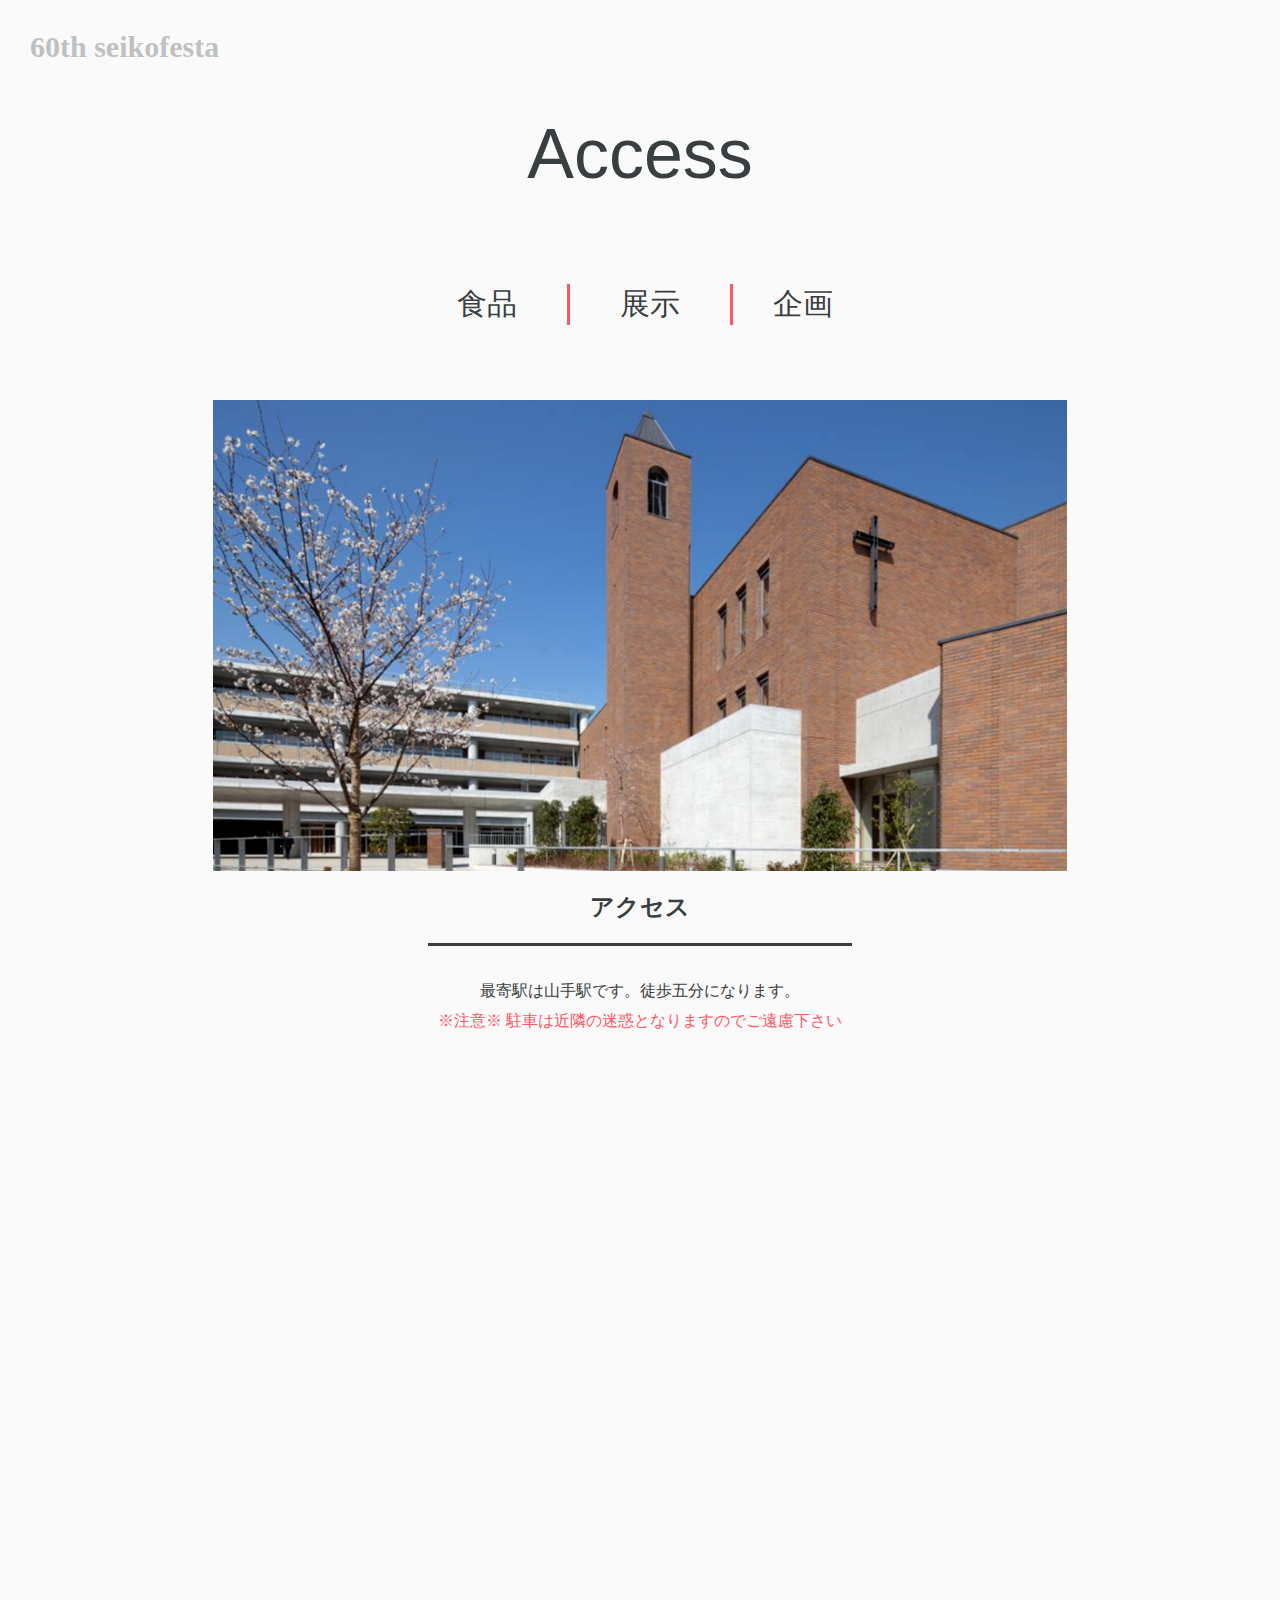
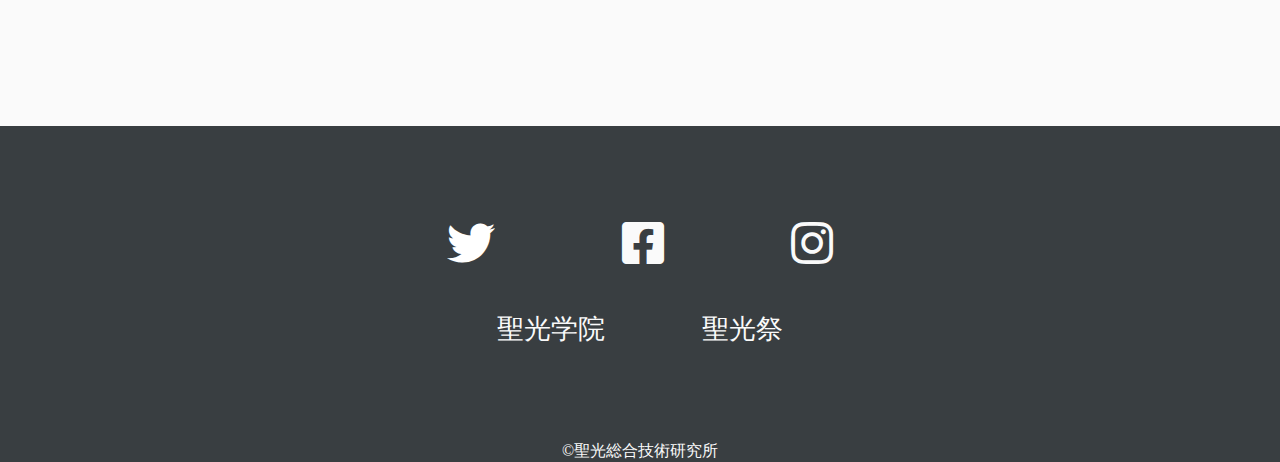
<file: access.html>
<!DOCTYPE html>
<html lang="en">
<head>
    <meta charset="UTF-8">
    <title>seikofesta</title>
    <meta name="viewport" content="width=device-width, initial-scale=1">

    <link href="https://use.fontawesome.com/releases/v5.6.1/css/all.css" rel="stylesheet">
    <link href="https://fonts.googleapis.com/css?family=Anton|Josefin+Sans&display=swap" rel="stylesheet">

    <link rel="stylesheet" href="css/mobile_access.css" media="screen and (max-width: 1024px)">
    <link rel="stylesheet" href="css/access.css" media="screen and (min-width: 1025px)">
</head>


<body>
    <header>


        <a href="index.html">
            <h3>60th seikofesta</h3>
        </a>
      
        <div class="header-logo">

        <div id="nav-drawer">
            <input id="nav-input" type="checkbox" class="nav-unshown">
            <label id="nav-open" for="nav-input"><span></span></label>
            <label class="nav-unshown" id="nav-close" for="nav-input"></label>
            <div id="nav-content">
                <a href="index.html" class="bar_title">61st SeikoFesta</a>
                <div class="link_block">

                    <div id="exhbi" class="box">
                        <p class="link_title">展示</p>
                        <a href="ex.html" 　class="link_title">
                            <img class="link_img" src="img/glass.png" width="120px" alt=""></a>


                    </div>
                    <div id="food" class="box">
                        <p class="link_title">食品</p>
                        <a href="food.html">
                            <img class="link_img" src="img/folk.png" width="120px" alt=""></a>

                        　　　　　　　　　　　　　　　　　
                    </div>
                    <div id="event" class="box">
                        <div class="image">
                            <a class="link_title" href="event.html">
                                <img class="link_img" src="img/mike.png" width="120px" alt="">
                            </a>
                            　<p class="link_title">企画</p>
                        </div>

                    </div>

                    <div id="access" class="box">
                        <div class="image">
                            <a class="link_title" href="access.html">
                                <img class="link_img" src="img/train.png" width="120px" alt=""></a>
                            　<p class="link_title">　アクセス</p>

                        </div>

                    </div>

                </div>


                <div class="i2">
                    <a href="https://twitter.com/seikofes_60" target="_blank">
                        <!--           <div class="twitter" >-->
                        <i class="fab fa-twitter twitter2 fa-3x "></i>
                        <!--           </div>-->
                    </a>
                    <a href="https://www.facebook.com/seikofesta/" target="_blank">
                        <i class="fab fa-facebook-square facebook2 fa-3x"></i>
                    </a>
                    <a href="https://www.instagram.com/explore/tags/%E8%81%96%E5%85%89%E7%A5%AD/" target="_blank">
                        <i class="fab fa-instagram instagram2 fa-3x "></i>
                    </a>
                </div>

            </div>
        </div>
        <p class="mobile_main_title">61stSeikoFesta</p>
        </div>








        <h2 class="main_title">Access</h2>

        <div class="info">
            <nav>
                <ul>
                    <li><a class="list" href="food.html">食品</a></li>
                    <li><a class="list" href="ex.html">展示</a></li>
                    <li><a class="last" href="event.html">企画</a></li>


                </ul>
            </nav>
            
        </div>

    </header>
    
   
    <div class="container">
        <img width="70%" class="school" src="img/school.png" alt="">
        <h2 class="access_name">アクセス</h2>
        
        <img class="school_mobile" src="img/school.png" alt="" width="300px">
        <div class="caption">
            <p>最寄駅は山手駅です。徒歩五分になります。</p>
            <p class="care">※注意※ 駐車は近隣の迷惑となりますのでご遠慮下さい</p>
        </div>
        <div class="access">
            <iframe class="map" src="https://www.google.com/maps/embed?pb=!1m14!1m8!1m3!1d6502.557358886709!2d139.643137!3d35.423126!3m2!1i1024!2i768!4f13.1!3m3!1m2!1s0x60185cd1aed46adf%3A0x98d358345f8b751a!2z5a2m5qCh5rOV5Lq66IGW44Oe44Oq44Ki5a2m5ZySIOiBluWFieWtpumZouS4reWtpuagoemrmOetieWtpuagoQ!5e0!3m2!1sja!2sjp!4v1566987151518!5m2!1sja!2sjp" width="800" height="600" frameborder="0" style="border:0;" allowfullscreen=""></iframe>
        </div>


        <div class="access_mobile">
            <iframe class="map" src="https://www.google.com/maps/embed?pb=!1m14!1m8!1m3!1d6502.557358886709!2d139.643137!3d35.423126!3m2!1i1024!2i768!4f13.1!3m3!1m2!1s0x60185cd1aed46adf%3A0x98d358345f8b751a!2z5a2m5qCh5rOV5Lq66IGW44Oe44Oq44Ki5a2m5ZySIOiBluWFieWtpumZouS4reWtpuagoemrmOetieWtpuagoQ!5e0!3m2!1sja!2sjp!4v1566987151518!5m2!1sja!2sjp" width="360" height="270" frameborder="0" style="border:0;" allowfullscreen=""></iframe>
        </div>
    </div>
    <div class="lastcontent">

        <div class="icon">
            <a href="https://twitter.com/seikofes_60" target="_blank">
                <!--           <div class="twitter" >-->
                <i class="fab fa-twitter twitter fa-3x "></i>
                <!--           </div>-->
            </a>
            <a href="https://www.facebook.com/seikofesta/" target="_blank">
                <i class="fab fa-facebook-square facebook fa-3x"></i>
            </a>
            <a href="https://www.instagram.com/explore/tags/%E8%81%96%E5%85%89%E7%A5%AD/" target="_blank">
                <i class="fab fa-instagram instagram fa-3x "></i>
            </a>
        </div>
        <div class="link">
            <a class="gakuin" href="http://seiko.ac.jp/">聖光学院</a>
            <a class="next" href="http://seikofesta.official.jp/2019/home.html">聖光祭</a>
        </div>

    </div>
    <footer>&copy;聖光総合技術研究所</footer>


</body>
</html>
</file>
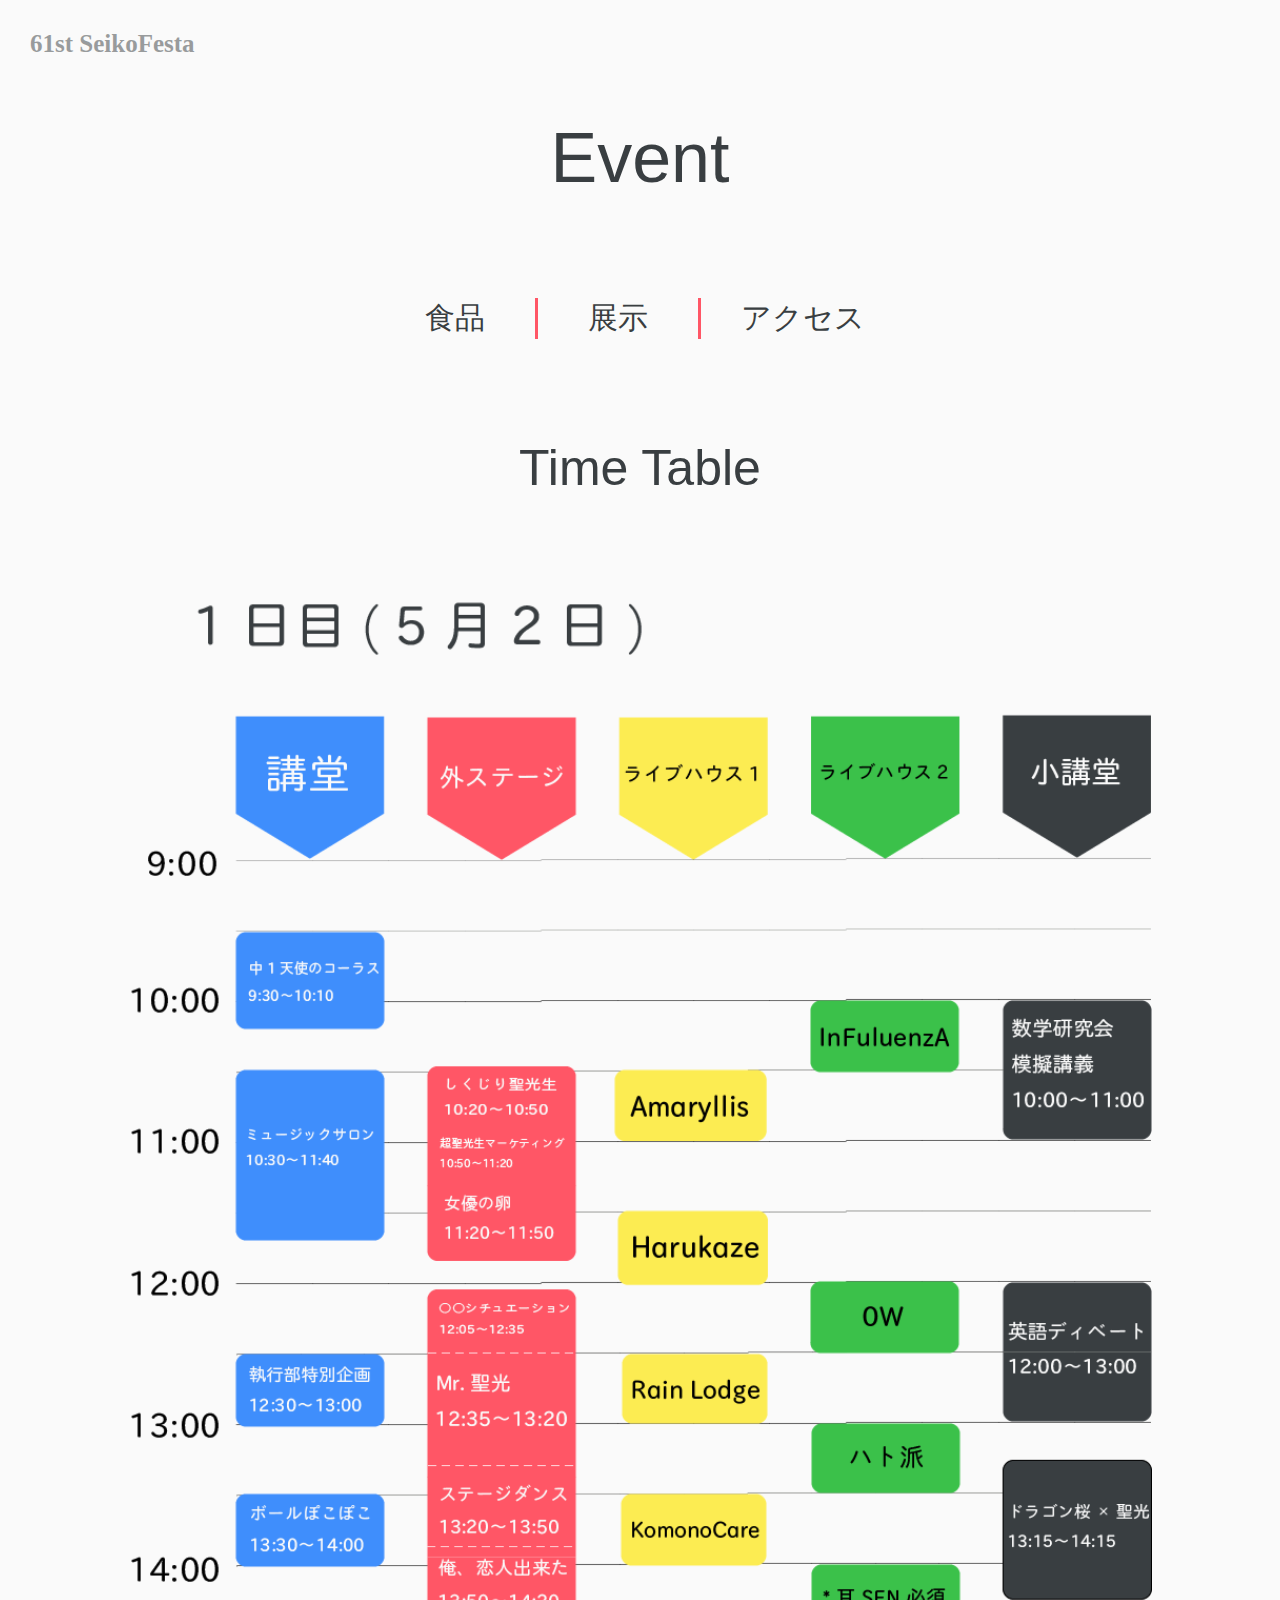
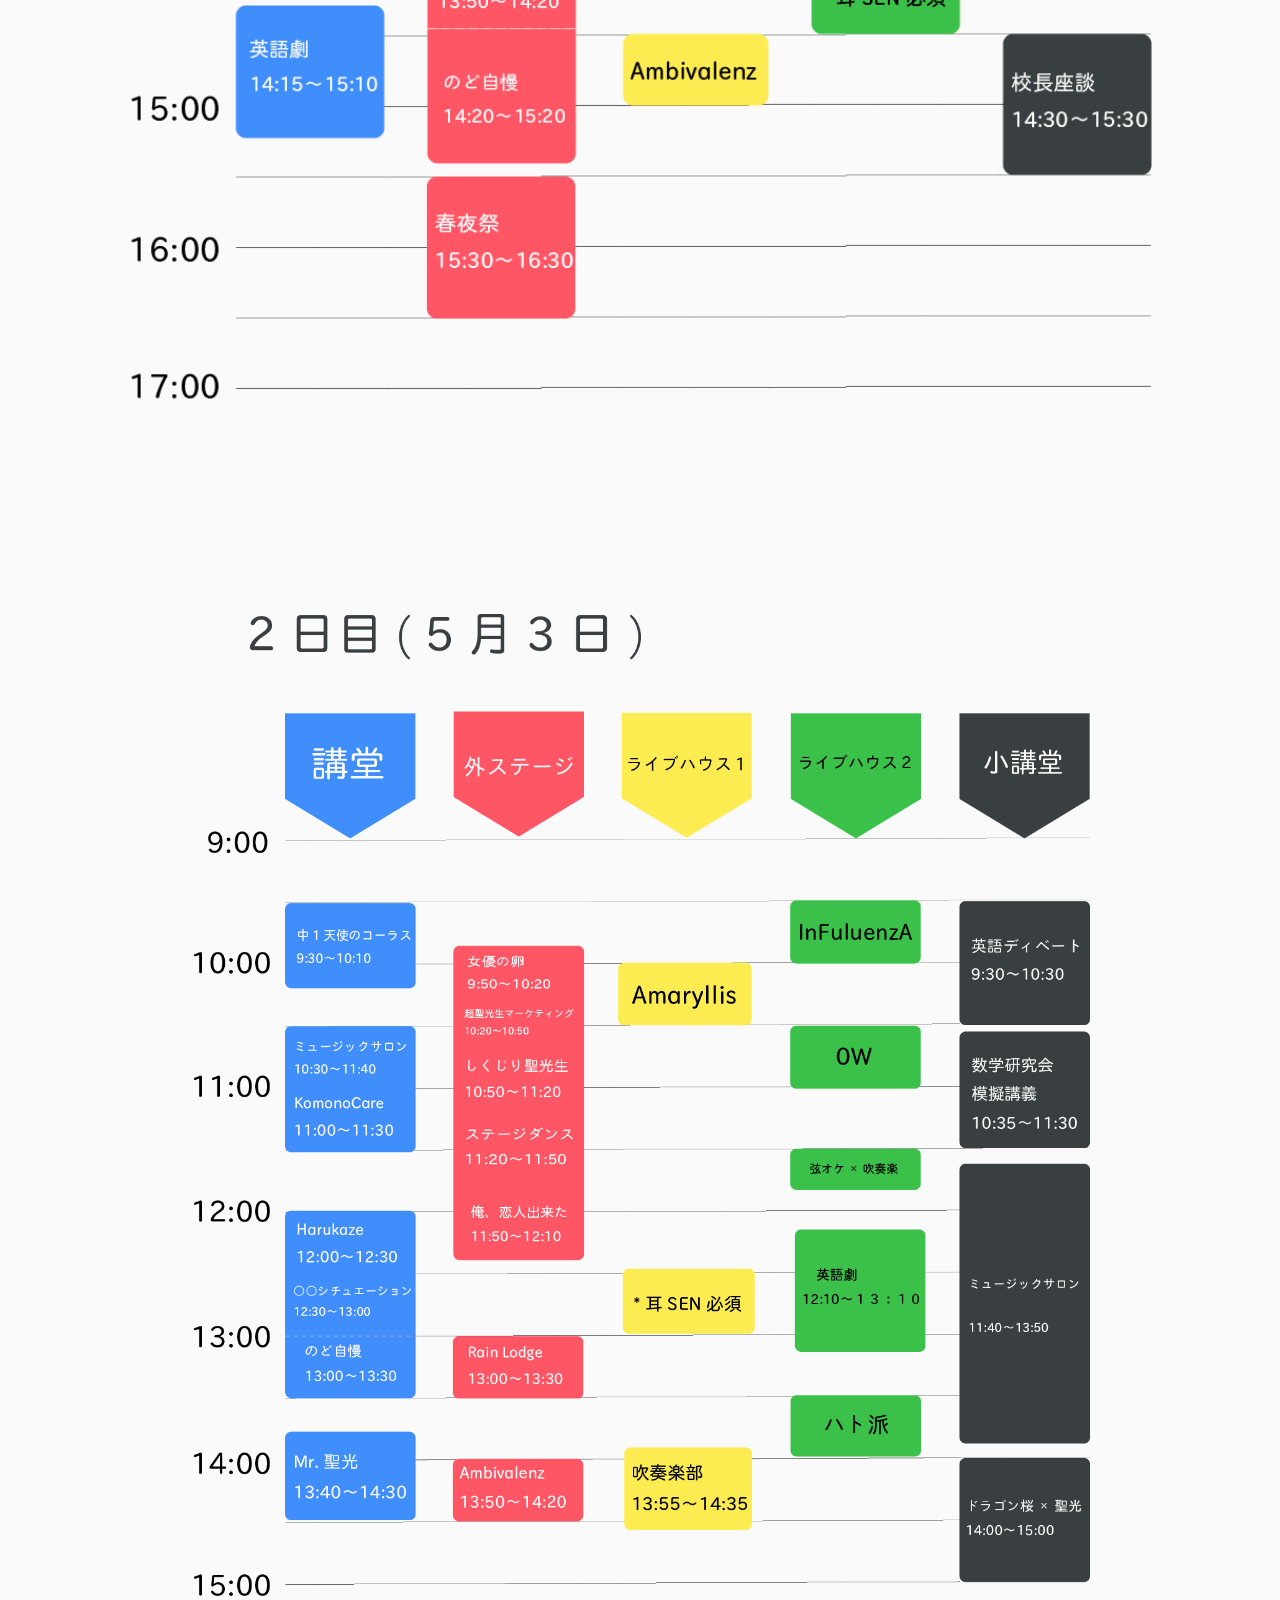
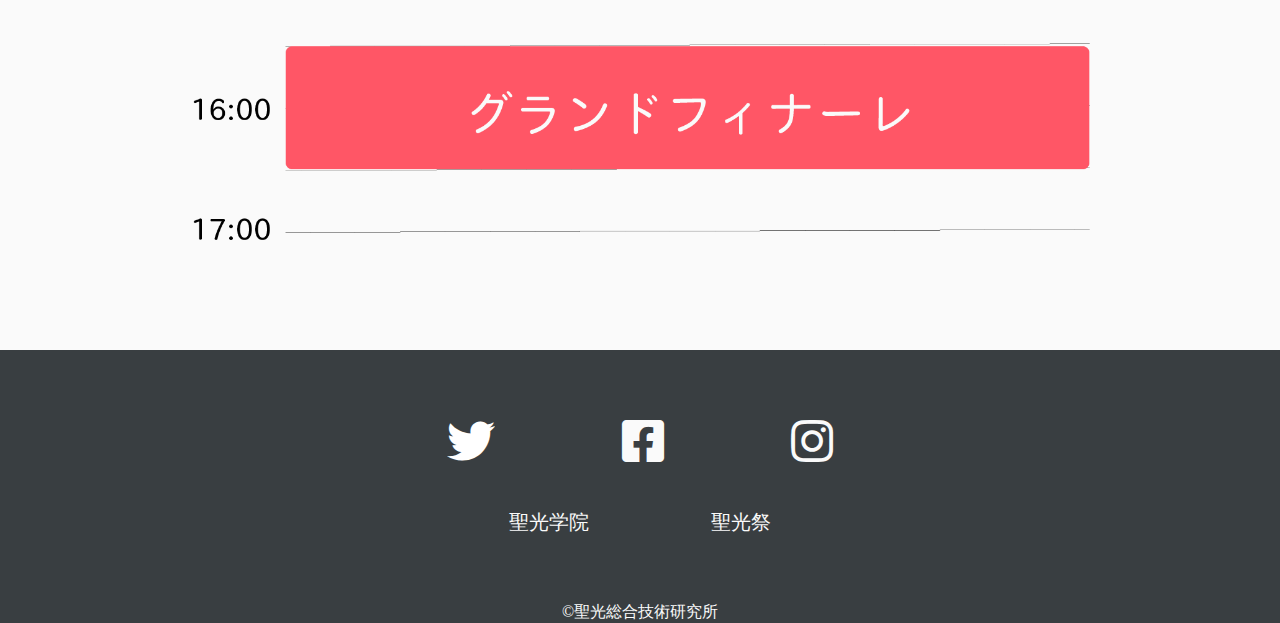
<file: event.html>
<!DOCTYPE html>
 <html lang="ja">
 <head>
     <meta charset="UTF-8">
     
     <title>SeikoFesta61st_ev</title>
    <meta name="viewport" content="width=device-width, initial-scale=1">


    <link rel="stylesheet" type="text/css" href="css/slick.css" />

    <link rel="stylesheet" type="text/css" href="css/slick-theme2.css" />
<link href="https://use.fontawesome.com/releases/v5.6.1/css/all.css" rel="stylesheet">
    <script src="https://ajax.googleapis.com/ajax/libs/jquery/3.1.1/jquery.min.js"></script>
    <link rel="stylesheet" href="css/jquery.bxslider.css">
       <link href="https://use.fontawesome.com/releases/v5.6.1/css/all.css" rel="stylesheet">
<link rel="stylesheet" href="css/mobile_event.css" media="screen and (max-width: 1024px)">
    <link rel="stylesheet" href="css/event.css" media="screen and (min-width: 1025px)">

 </head>
 <body>
   <header>
    <div class="header-logo">
     <div id="nav-drawer">
            <input id="nav-input" type="checkbox" class="nav-unshown">
            <label id="nav-open" for="nav-input"><span></span></label>
            <label class="nav-unshown" id="nav-close" for="nav-input"></label>
            <div id="nav-content">
                <a href="index.html" class="bar_title">61st seikofesta</a>
                <div class="link_block">

                    <div id="exhbi" class="box">
                       <p class="link_title">展示</p>
                        <a href="ex.html" 　class="link_title">
                        <img class="link_img" src="img/glass.png" width="120px" alt=""></a>


                    </div>
                    <div id="food" class="box">
                       <p class="link_title">食品</p>
                        <a href="food.html">
                        <img class="link_img" src="img/folk.png" width="120px" alt=""></a>
             
                        　　　　　　　　　　　　　　　　　
                    </div>
                    <div id="event" class="box">
                        <div class="image">
                             <a class="link_title" href="event.html">
                            <img class="link_img" src="img/mike.png" width="120px" alt="">
                         </a>
                         　<p class="link_title">企画</p>
                        </div>

                    </div>

                    <div id="access" class="box">
                        <div class="image">
                            <a class="link_title" href="access.html">
                            <img class="link_img" src="img/train.png" width="120px" alt=""></a>
                        　<p class="link_title">　アクセス</p>
                        
                        </div>

                    </div>

                </div>


                <div class="i2">
                    <a href="https://twitter.com/seikofes_60" target="_blank">
                        <!--           <div class="twitter" >-->
                        <i class="fab fa-twitter twitter2 fa-3x "></i>
                        <!--           </div>-->
                    </a>
                    <a href="https://www.facebook.com/seikofesta/" target="_blank">
                        <i class="fab fa-facebook-square facebook2 fa-3x"></i>
                    </a>
                    <a href="https://www.instagram.com/explore/tags/%E8%81%96%E5%85%89%E7%A5%AD/" target="_blank">
                        <i class="fab fa-instagram instagram2 fa-3x "></i>
                    </a>
                </div>

            </div>

            <!--
            <div class="image">
                <img class="school" src="img/school.png" alt="" 
                width="1200px">
                
               
            </div>
-->
        </div>
        <p class="mobile_main_title">61stSeikoFesta</p>
</div>
    </header>
     <header>
        <a class="home" href="index.html">
            <h2>61st SeikoFesta</h2>
        
      </a>

        <div class="info">
            <h2 class="main_title">Event</h2>
            <nav>
                <ul>
                    <!--                    <li><a id="now" class="list" href="food.html">食品</a></li>-->
                    <li><a class="change" href="food.html">食品</a></li>
                    <li><a class="change" href="ex.html">展示</a></li>
                    <li><a class="last" href="access.html">アクセス</a></li>

                </ul>
            </nav>
            
         </div>
           
         
    </header>
    <h3 class="table_title">Time Table</h3>
     <div class="container1">
        <img width="80%" class="timetable" src="img/timetable.png" alt="">
    
    </div>
    <div class="container2">
        <img width="900px" class="timetable" src="img/timetable2.png" alt="">
    </div>
    
   <div class="lastcontent">
       <div class="icon">
        <a href="https://twitter.com/seikofes_60" target="_blank">
            <!--           <div class="twitter" >-->
            <i class="fab fa-twitter twitter fa-3x "></i>
            <!--           </div>-->
        </a>
        <a href="https://www.facebook.com/seikofesta/" target="_blank">
            <i class="fab fa-facebook-square facebook fa-3x"></i>
        </a>
        <a href="https://www.instagram.com/explore/tags/%E8%81%96%E5%85%89%E7%A5%AD/" target="_blank">
           <i class="fab fa-instagram instagram fa-3x "></i>
        </a>
      </div >
       <div class="link">
        <a class="gakuin" href="http://seiko.ac.jp/">聖光学院</a>
        <a class="next" href="http://seikofesta.official.jp/2019/home.html">聖光祭</a>
  </div>

    </div>
   
    
    <footer>&copy;聖光総合技術研究所</footer>
    
 
 </body>
 </html>
</file>
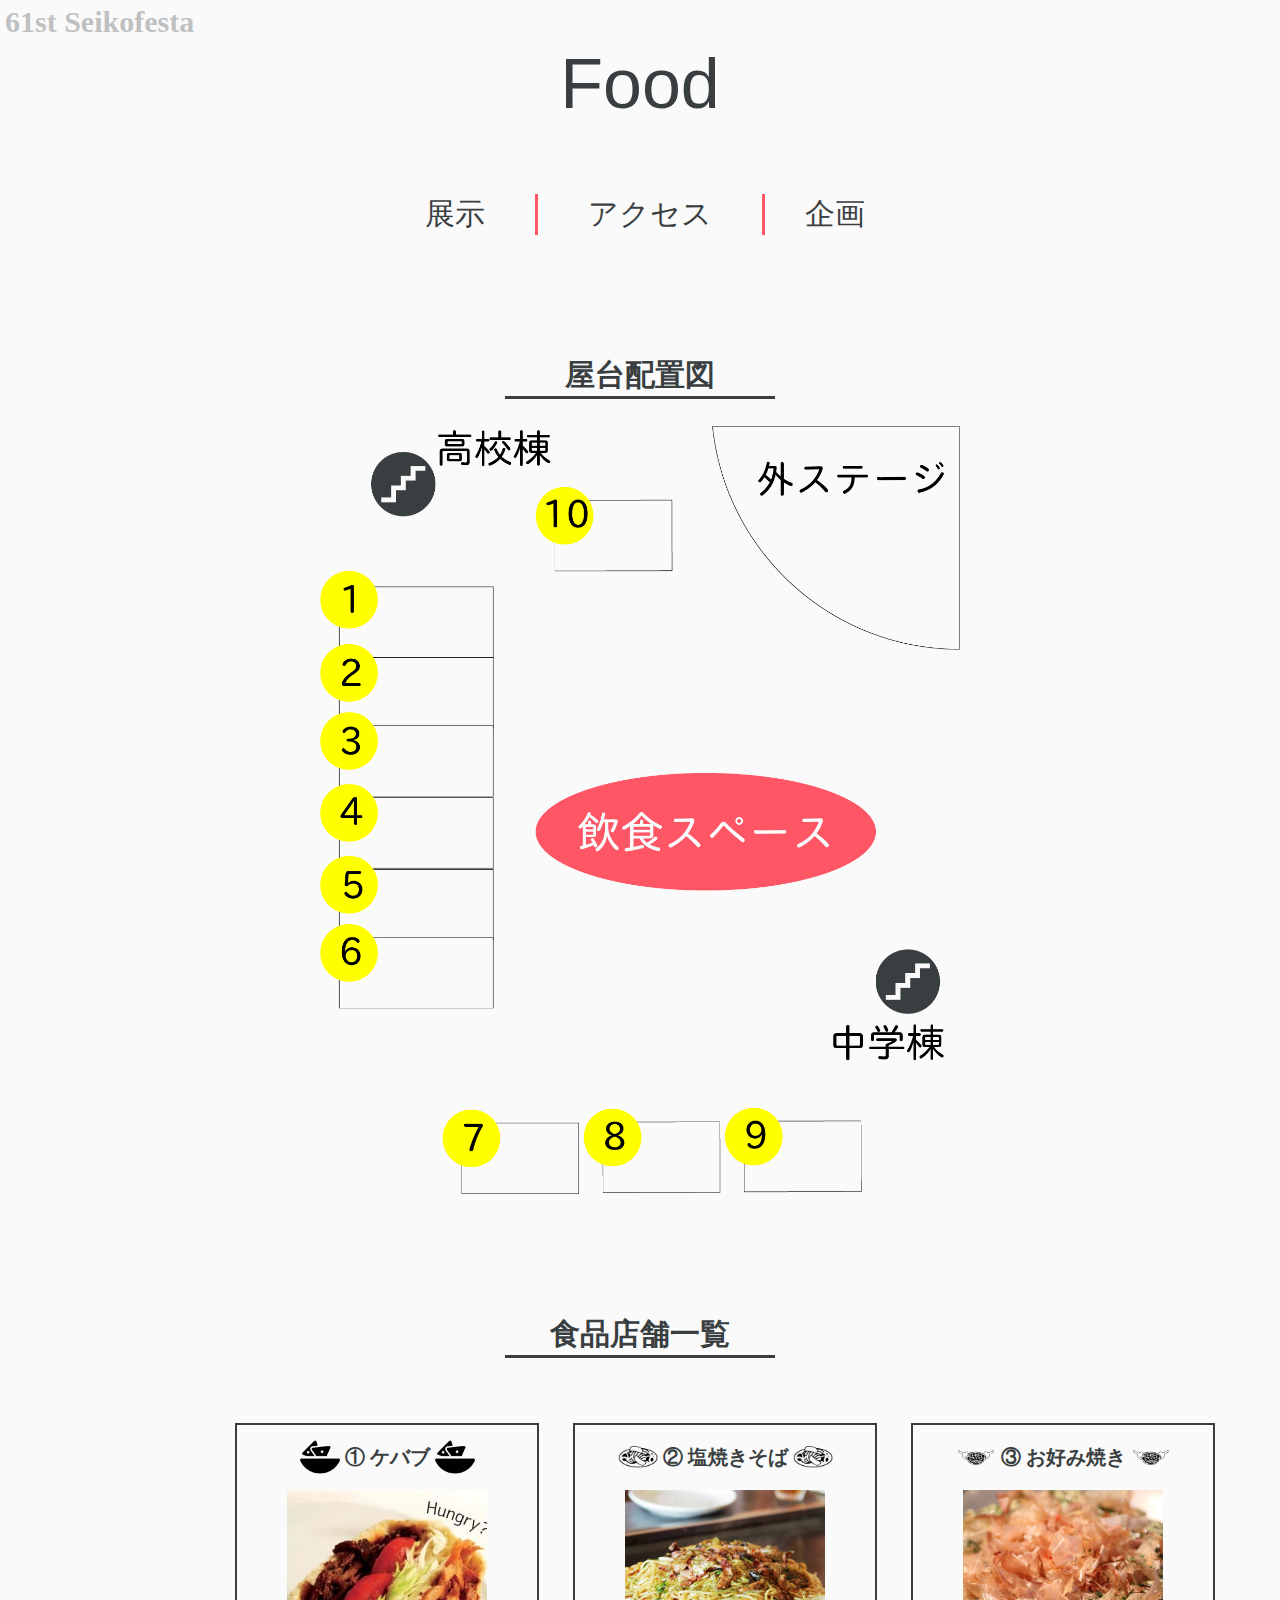
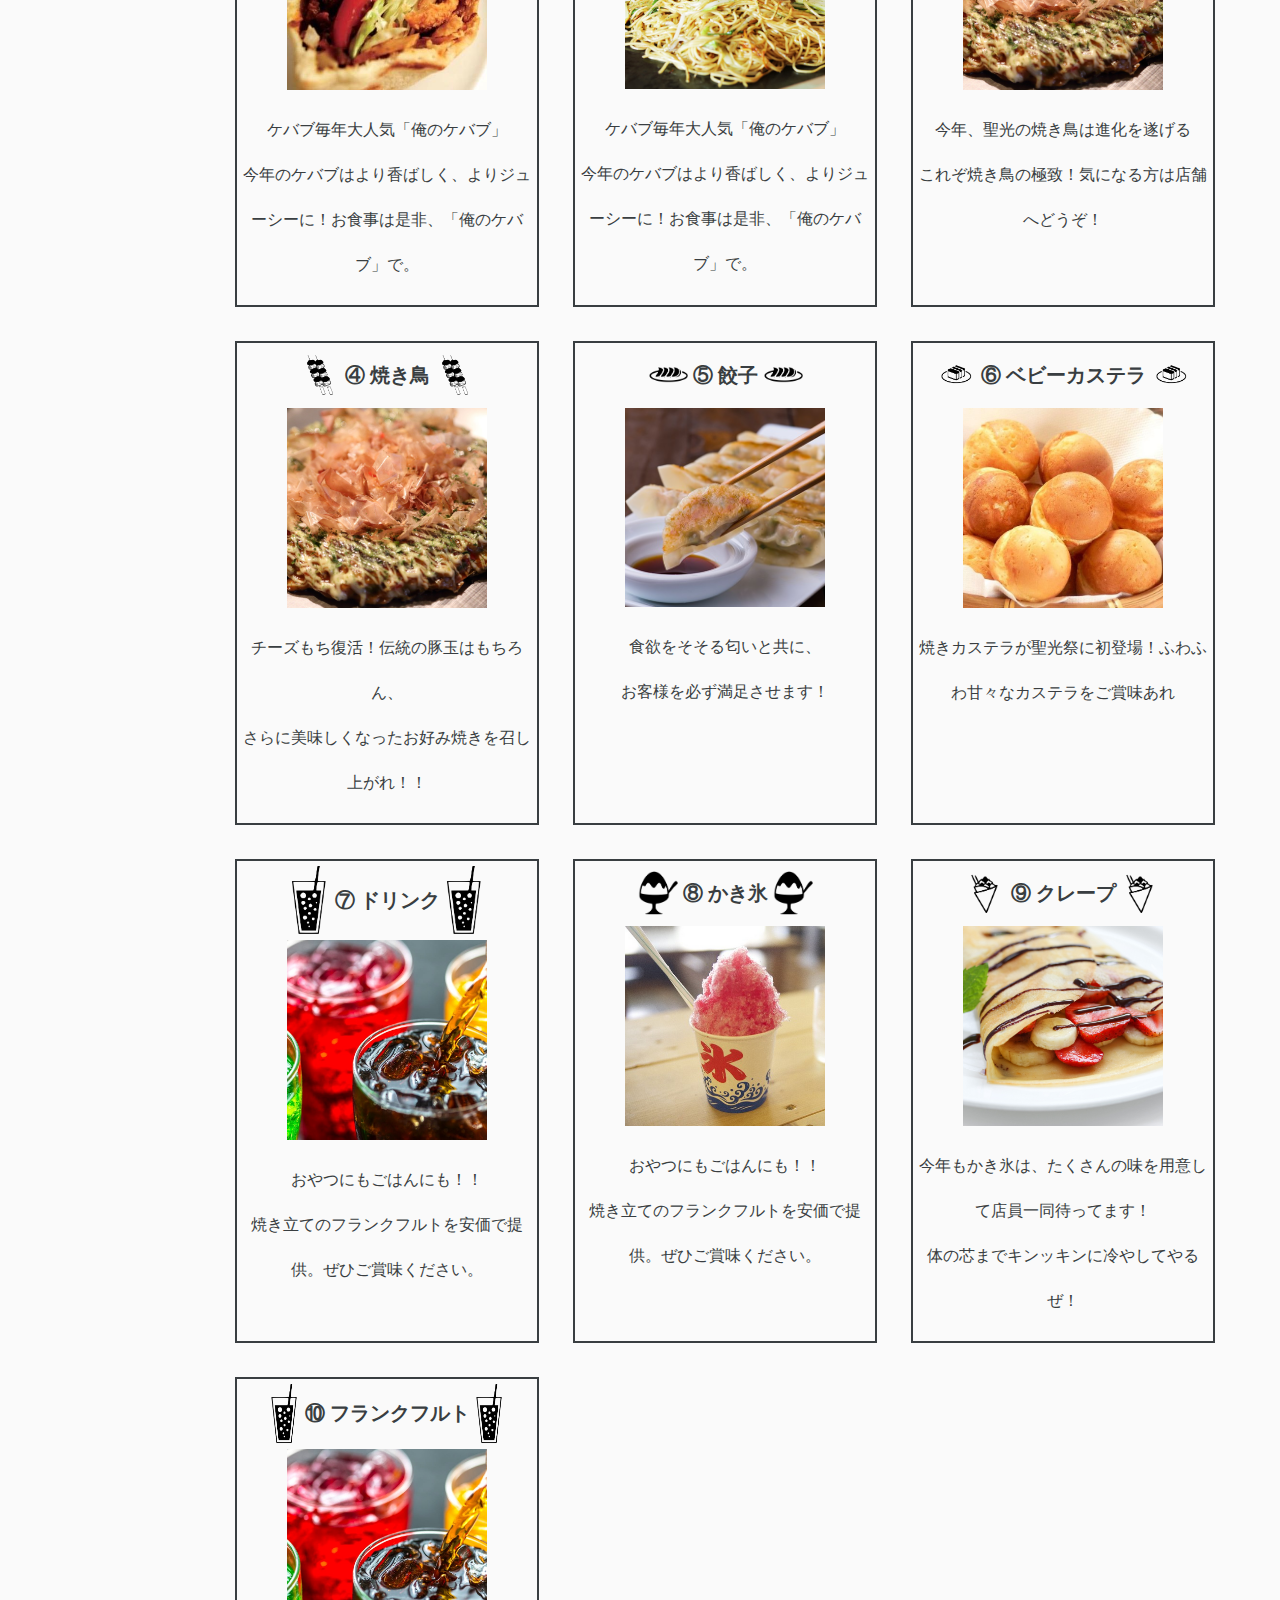
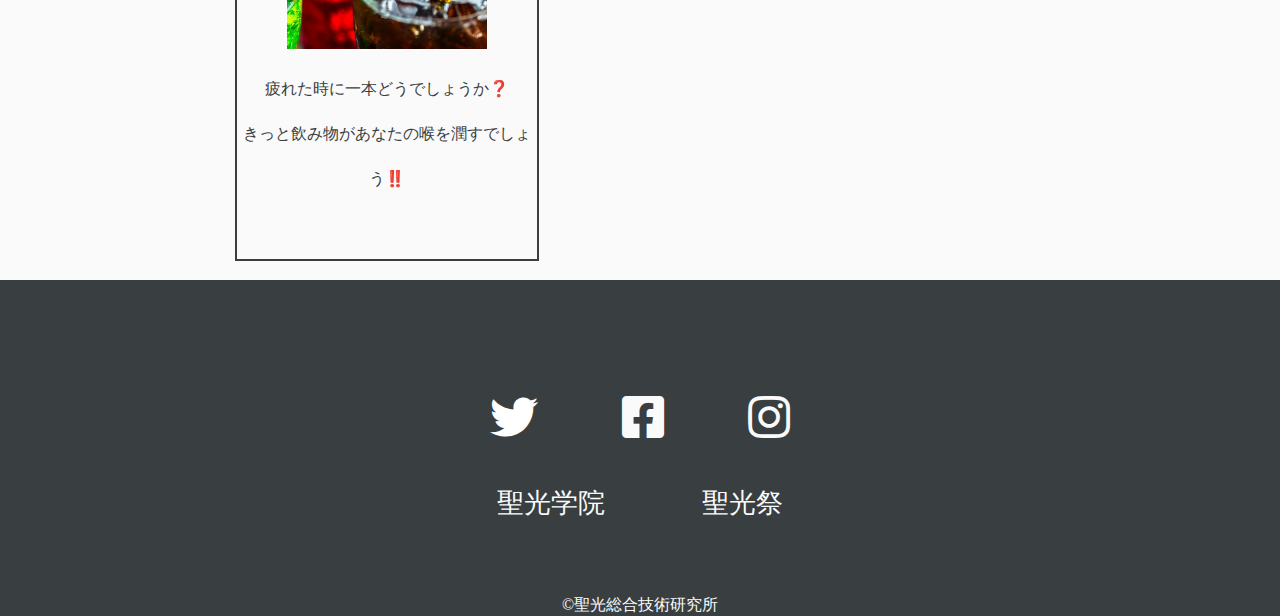
<file: food.html>
<!DOCTYPE html>
<html lang="en">

<head>
    <meta charset="UTF-8">
    <title>SeikoFesta61st_food</title>
    <meta name="viewport" content="width=device-width, initial-scale=1">
    <link href="https://use.fontawesome.com/releases/v5.6.1/css/all.css" rel="stylesheet">
    <link href="https://fonts.googleapis.com/css?family=Anton|Josefin+Sans&display=swap" rel="stylesheet">
    <link rel="stylesheet" href="css/mobile_food.css" media="screen and (max-width: 1024px)">
    <link rel="stylesheet" href="css/food.css" media="screen and (min-width: 1025px)">
</head>

<body>
    <header>
        <a href="index.html">
            <h3 class="fes_title">61st Seikofesta</h3>
        </a>
         <h2 class="main_title">Food</h2>

        <nav class="link_group">

            <ul>
               
                <li><a class="list" href="ex.html">展示</a></li>
                 <li><a class="list" href="access.html">アクセス</a></li>
                <li><a class="last" href="event.html">企画</a></li>


            </ul>
        </nav>
        <div class="header-logo">
        <div id="nav-drawer">
            <input id="nav-input" type="checkbox" class="nav-unshown">
            <label id="nav-open" for="nav-input"><span></span></label>
            <label class="nav-unshown" id="nav-close" for="nav-input"></label>
            <div id="nav-content">
                <a href="index.html" class="bar_title">60th seikofesta</a>
                <div class="link_block">

                    <div id="exhbi" class="box">
                        <p class="link_title">展示</p>
                        <a href="ex.html" 　class="link_title">
                            <img class="link_img" src="img/glass.png" width="120px" alt=""></a>


                    </div>
                    <div id="food" class="box">
                        <p class="link_title">食品</p>
                        <a>
                            <img class="link_img" src="img/folk.png" width="120px" alt=""></a>

                        　　　　　　　　　　　　　　　　　
                    </div>
                    <div id="event" class="box">
                        <div class="image">
                            <a class="link_title" href="event.html">
                                <img class="link_img" src="img/mike.png" width="120px" alt="">
                            </a>
                            　<p class="link_title">企画</p>
                        </div>

                    </div>

                    <div id="access" class="box">
                        <div class="image">
                            <a class="link_title" href="access.html">
                                <img class="link_img" src="img/train.png" width="120px" alt=""></a>
                            　<p class="link_title">　アクセス</p>

                        </div>

                    </div>

                </div>


                <div class="i2">
                    <a href="https://twitter.com/seikofes_60" target="_blank">
                        <!--           <div class="twitter" >-->
                        <i class="fab fa-twitter twitter2 fa-3x "></i>
                        <!--           </div>-->
                    </a>
                    <a href="https://www.facebook.com/seikofesta/" target="_blank">
                        <i class="fab fa-facebook-square facebook2 fa-3x"></i>
                    </a>
                    <a href="https://www.instagram.com/explore/tags/%E8%81%96%E5%85%89%E7%A5%AD/" target="_blank">
                        <i class="fab fa-instagram instagram2 fa-3x "></i>
                    </a>
                </div>

            </div>





          
            <div class="info">
               
                <nav>
                    <ul>
                        <!--                    <li><a id="now" class="list" href="food.html">食品</a></li>-->
                        <li><a class="list" href="ex.html">展示</a></li>
                        <li><a class="list" href="event.html">企画</a></li>
                        <li><a class="last" href="access.html">アクセス</a></li>

                    </ul>
                </nav>
                <!--
            <div class="image">
                <img class="school" src="img/school.png" alt="" 
                width="1200px">
                
          
            </div>
-->

            </div>
        </div>
        <p class="mobile_main_title">61stSeikoFesta</p>
    </div>
    </header>

    <div class="container">
        <h2 class="map_sentence">屋台配置図</h2>
        <img class="food_map" src="img/food-map.png" alt="">

    </div>
    <h2 class="shop_title">食品店舗一覧</h2>
    <div class="food_container">

        <div class="food">
           <div class="food_caption">
        
            <img class="" src="img/kebabu.png" width="40px" alt="">
                <h3 class="food_name">① ケバブ</h3>
            <img class="" src="img/kebabu.png" width="40px" alt="">
            </div>
            <img src="img/kebabu_real.jpg" width="200px" alt="">
            <div class="para">
                <p>ケバブ毎年大人気「俺のケバブ」<br>今年のケバブはより香ばしく、よりジューシーに！お食事は是非、「俺のケバブ」で。</p>
            </div>
        </div>

        <div class="food_mobile">


            <img src="img/yakisoba_real.jpg" width="300px" alt="">
            <div class="food_caption">
                <img class="yakisoba" src="img/yakisoba.png.005.png" width="40px" alt="">

                <h3 class="food_name">① ケバブ</h3>
                <img class="yakisoba" src="img/yakisoba.png.005.png" width="40px" alt="">
            </div>
            <div class="para">
                <p>遂に12年目を迎える聖光祭一の伝統の味！<br>年とともに職人たちの腕もますます上がっていく！！</p>
            </div>
        </div>
        <div class="food">

            <div class="food_caption">
            <img class="meal1" src="img/yakisoba.png.005.png" width="40px" alt="">
            <h3 class="food_name">② 塩焼きそば</h3>
            <img class="meal2" src="img/yakisoba.png.005.png" width="40px" alt="">
            </div>
            <img src="img/yakisoba_real.jpg" width="200px" alt="">
            <div class="para">
                <p>ケバブ毎年大人気「俺のケバブ」<br>今年のケバブはより香ばしく、よりジューシーに！お食事は是非、「俺のケバブ」で。</p>
            </div>


        </div>
        <div class="food_mobile">


            <img src="img/kebabu_real.jpg" width="300px" alt="">
            <div class="food_caption">
                <img src="img/kebabu.png" width="40px" alt="">

                <h3 class="food_name">② 塩焼きそば</h3>
                <img src="img/kebabu.png" width="40px" alt="">
            </div>
            <div class="para">
                <p>ケバブ毎年大人気「俺のケバブ」<br>今年のケバブはより香ばしく、よりジューシーに！お食事は是非、「俺のケバブ」で。</p>
            </div>
        </div>
        <div class="food">
     <div class="food_caption">
            
            <img class="meal1" src="img/okonomi.png" width="40px" alt="">
            <h3 class="food_name">③ お好み焼き </h3>
            <img class="meal2" src="img/okonomi.png" width="40px" alt="">
            
            </div>
            <img src="img/okonomi_real.jpg" width="200px" alt="">
            <div class="para">
                <p>今年、聖光の焼き鳥は進化を遂げる<br>これぞ焼き鳥の極致！気になる方は店舗へどうぞ！</p>
            </div>
        </div>


        <div class="food_mobile">


            <img src="img/yakitori_real.jpg" width="300px" alt="">
            <div class="food_caption">
                <img src="img/yakitori.png" width="40px" alt="">

                <h3 class="food_name">③ お好み焼き </h3>
                <img src="img/yakitori.png" width="40px" alt="">
            </div>
            <div class="para">
                <p>今年、聖光の焼き鳥は進化を遂げる<br>これぞ焼き鳥の極致！気になる方は店舗へどうぞ！</p>
            </div>
        </div>
        <div class="food">
            <div class="food_caption">
            <img class="" src="img/yakitori.png" width="40px" alt="">
            <h3 class="food_name">④ 焼き鳥</h3>
            <img class="" src="img/yakitori.png" width="40px" alt="">
            </div>
            <img src="img/okonomi_real.jpg" width="200px" alt="">
            <div class="para">
                <p>チーズもち復活！伝統の豚玉はもちろん、<br>さらに美味しくなったお好み焼きを召し上がれ！！</p>
            </div>
        </div>


        <div class="food_mobile">


            <img src="img/okonomi_real.jpg" width="300px" alt="">
            <div class="food_caption">
                <img src="img/okonomi.png" width="60px" alt="">

                <h3 class="food_name">④ 焼き鳥</h3>
                <img src="img/okonomi.png" width="60px" alt="">
            </div>
            <div class="para">
                <p>チーズもち復活！伝統の豚玉はもちろん、<br>さらに美味しくなったお好み焼きを召し上がれ！！</p>
            </div>
        </div>
        <div class="food">
            <div class="food_caption">
            <img class="" src="img/gyouza.png.003.png" width="40px" alt="">
            <h3 class="food_name">⑤ 餃子</h3>
            <img class="2" src="img/gyouza.png.003.png" width="40px" alt="">
            </div>
            <img src="img/gyouza_real.jpg" width="200px" alt="">
            <div class="para">
                <p>食欲をそそる匂いと共に、<br>お客様を必ず満足させます！</p>
            </div>
        </div>

        <div class="food_mobile">


            <img src="img/gyouza_real.jpg" width="300px" alt="">
            <div class="food_caption">
                <img src="img/gyouza.png.003.png" width="60px" alt="">

                <h3 class="food_name">⑤ 餃子</h3>
                <img src="img/gyouza.png.003.png" width="60px" alt="">
            </div>
            <div class="para">
                <p>食欲をそそる匂いと共に、<br>お客様を必ず満足させます！</p>
            </div>
        </div>
        <div class="food">
            
            <div class="food_caption">
            <img  src="img/kasutera.png.006.png" width="40px" alt="">
            <h3 class="food_name">⑥ ベビーカステラ</h3>
            <img class="" src="img/kasutera.png.006.png" width="40px" alt="">
            </div>
            <img src="img/kasutera_real.jpg" width="200px" alt="">
            <div class="para">
                <p>焼きカステラが聖光祭に初登場！ふわふわ甘々なカステラをご賞味あれ</p>
            </div>
        </div>


        <div class="food_mobile">


            <img src="img/kasutera_real.jpg" width="300px" alt="">
            <div class="food_caption">
                <img src="img/kasutera.png.006.png" width="60px" alt="">

                <h3 class="food_name">⑥ ベビーカステラ</h3>
                <img src="img/kasutera.png.006.png" width="60px" alt="">
            </div>
            <div class="para">
                <p>食欲をそそる匂いと共に、<br>お客様を必ず満足させます！</p>
            </div>
        </div>
        <div class="food">
            
            <div class="food_caption">
            <img class="" src="img/drink.png.007.png" width="40px" alt="">
            <h3 class="food_name">⑦ ドリンク</h3>
            <img class="" src="img/drink.png.007.png" width="40px" alt="">
            </div>
            <img src="img/drink_real.jpg" width="200px" alt="">
            <div class="para">
                <p>おやつにもごはんにも！！<br>焼き立てのフランクフルトを安価で提供。ぜひご賞味ください。</p>
            </div>
        </div>

        <div class="food_mobile">


            <img src="img/so-sage_real.jpg" width="300px" alt="">
            <div class="food_caption">
                <img src="img/so-sage.png" width="40px" alt="">

                <h3 class="food_name">⑦ ドリンク</h3>
                <img src="img/so-sage.png" width="40px" alt="">
            </div>
            <div class="para">
                <p>おやつにもごはんにも！！<br>焼き立てのフランクフルトを安価で提供。ぜひご賞味ください</p>
            </div>
        </div>
        <div class="food">
           
           <div class="food_caption">
            <img class="meal1" src="img/ice.png.004.png" width="40px" alt="">
             <h3 class="food_name">⑧ かき氷</h3>
            <img class="meal2" src="img/ice.png.004.png" width="40px" alt="">
            </div>
            <img src="img/kakigori_real.png" width="200px" alt="">
            <div class="para">
                <p>おやつにもごはんにも！！<br>焼き立てのフランクフルトを安価で提供。ぜひご賞味ください。</p>
            </div>
        </div>

        <div class="food_mobile">


            <img src="img/crape_real.jpg" width="300px" alt="">
            <div class="food_caption">
                <img src="img/ice.png.004.png" width="40px" alt="">

                <h3 class="food_name">⑧ かき氷</h3>
                <img src="img/ice.jpg" width="40px" alt="">
            </div>
            <div class="para">
                <p>おやつにもごはんにも！！<br>焼き立てのフランクフルトを安価で提供。ぜひご賞味ください</p>
            </div>
        </div>
        <div class="food">
            
            <div class="food_caption">
            <img class="meal1" src="img/seikofesta_map_img.002.png" width="40px" alt="">
            <h3 class="food_name">⑨ クレープ</h3>
            <img class="meal2" src="img/seikofesta_map_img.002.png" width="40px" alt="">
            </div>
            <img src="img/crape_real.jpg" width="200px" alt="">
            <div class="para">
                <p>今年もかき氷は、たくさんの味を用意して店員一同待ってます！<br>体の芯までキンッキンに冷やしてやるぜ！</p>
            </div>
        </div>

        <div class="food_mobile">


            <img src="img/kakigori_real.png" width="300px" alt="">
            <div class="food_caption">
                <img src="img/crape.jpg" width="30px" alt="">

                <h3 class="food_name">⑨ クレープ</h3>
                <img src="img/crape.jpg" width="30px" alt="">
            </div>
            <div class="para">
                <p>今年もかき氷は、たくさんの味を用意して店員一同待ってます！<br>体の芯までキンッキンに冷やしてやるぜ！</p>
            </div>
        </div>
        <div class="food">
            <div class="food_caption">
            <img class="juice1" src="img/drink.png.007.png" width="" alt="">
            <h3 class="food_name">⑩ フランクフルト</h3>
            <img class="juice2" src="img/drink.png.007.png" width="" alt="">
            </div>
            <img src="img/drink_real.jpg" width="200px" alt="">
            <div class="para">
                <p>疲れた時に一本どうでしょうか❓<br>きっと飲み物があなたの喉を潤すでしょう‼️</p>
            </div>
        </div>


        <div class="food_mobile">


            <img src="img/drink_real.jpg" width="300px" alt="">
            <div class="food_caption">
                <img src="img/drink.png.007.png" width="20px" alt="">

                <h3 class="food_name">⑩ フランクフルト</h3>
                <img src="img/drink.png.007.png" width="20px" alt="">
            </div>
            <div class="para">
                <p>疲れた時に一本どうでしょうか❓<br>きっと飲み物があなたの喉を潤すでしょう‼️</p>
            </div>
        </div>
    </div>







    <!--
   <div class="back">
       <P>Main </P>
   </div>
    
    
-->

    <div class="lastcontent">
        <div class="i">
            <a href="https://twitter.com/seikofes_60" target="_blank">
                <!--           <div class="twitter" >-->
                <i class="fab fa-twitter twitter fa-3x "></i>
                <!--           </div>-->
            </a>
            <a href="https://www.facebook.com/seikofesta/" target="_blank">
                <i class="fab fa-facebook-square facebook fa-3x"></i>
            </a>
            <a href="https://www.instagram.com/explore/tags/%E8%81%96%E5%85%89%E7%A5%AD/" target="_blank">
                <i class="fab fa-instagram instagram fa-3x "></i>
            </a>
        </div>
        <div class="fes">
            <a class="gakuin" href="http://seiko.ac.jp/">聖光学院</a>
            <a class="next" href="http://seikofesta.official.jp/2019/home.html">聖光祭</a>
        </div>

    </div>
    <footer>&copy;聖光総合技術研究所</footer>

</body>

</html>
</file>
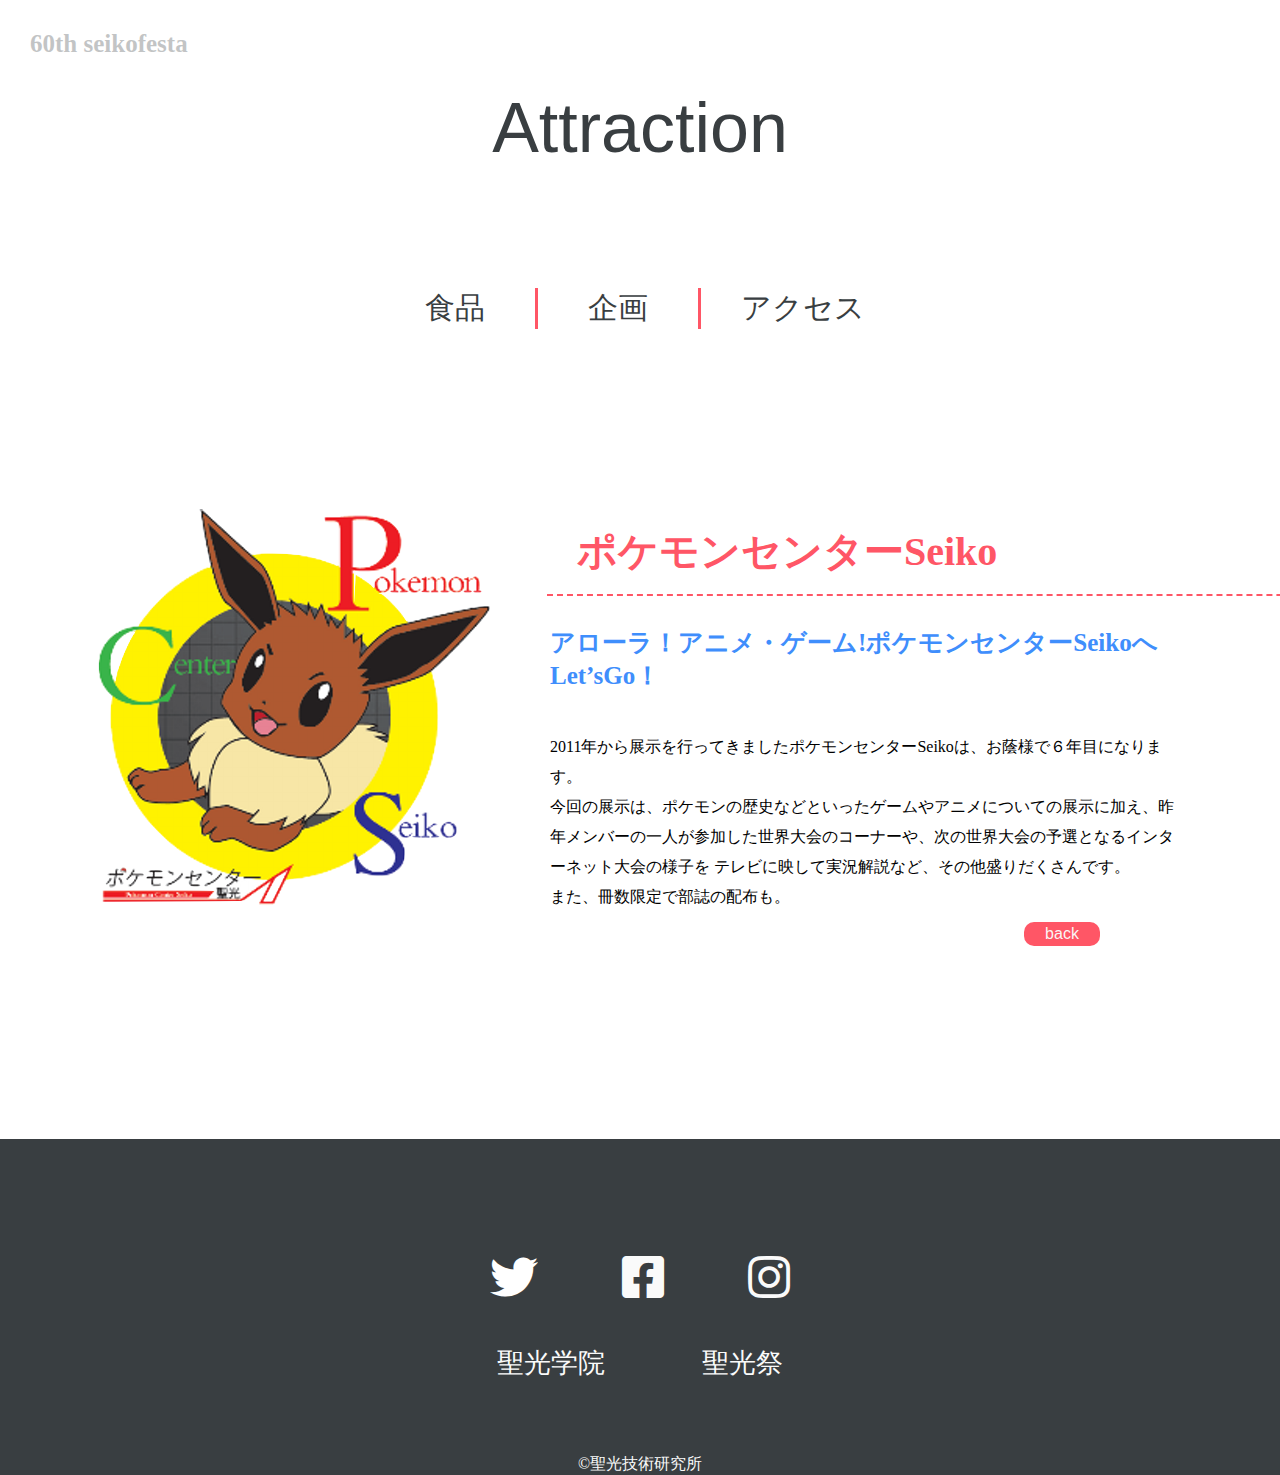
<file: pokemon.html>
<!DOCTYPE html>
<html lang="en">

<head>
    <meta charset="UTF-8">
    <title>SeikoFesta61st</title>
    <meta name="viewport" content="width=device-width, initial-scale=1">


    <link href="https://use.fontawesome.com/releases/v5.6.1/css/all.css" rel="stylesheet">
    <link rel="stylesheet" href="css/mobile_intro.css" media="screen and (max-width: 1024px)">
    <link rel="stylesheet" href="css/intro.css" media="screen and (min-width: 1025px)">

</head>

<body>

    <body>
        <header>
            <a href="index.html">
                <h3>60th seikofesta</h3>
            </a>
            <div class="header-logo">

                <div id="nav-drawer">
                    <input id="nav-input" type="checkbox" class="nav-unshown">
                    <label id="nav-open" for="nav-input"><span></span></label>
                    <label class="nav-unshown" id="nav-close" for="nav-input"></label>
                    <div id="nav-content">
                        <a href="index.html" class="bar_title">61st SeikoFesta</a>
                        <div class="link_block">

                            <div id="exhbi" class="box">
                                <p class="link_title">展示</p>
                                <a href="ex.html" 　class="link_title">
                                    <img class="link_img" src="img/glass.png" width="120px" alt=""></a>


                            </div>
                            <div id="food" class="box">
                                <p class="link_title">食品</p>
                                <a href="food.html">
                                    <img class="link_img" src="img/folk.png" width="120px" alt=""></a>

                                　　　　　　　　　　　　　　　　　
                            </div>
                            <div id="event" class="box">
                                <div class="image">
                                    <a class="link_title" href="event.html">
                                        <img class="link_img" src="img/mike.png" width="120px" alt="">
                                    </a>
                                    　<p class="link_title">企画</p>
                                </div>

                            </div>

                            <div id="access" class="box">
                                <div class="image">
                                    <a class="link_title" href="access.html">
                                        <img class="link_img" src="img/train.png" width="120px" alt=""></a>
                                    　<p class="link_title">　アクセス</p>

                                </div>

                            </div>

                        </div>


                        <div class="i2">
                            <a href="https://twitter.com/seikofes_60" target="_blank">
                                <!--           <div class="twitter" >-->
                                <i class="fab fa-twitter twitter2 fa-3x "></i>
                                <!--           </div>-->
                            </a>
                            <a href="https://www.facebook.com/seikofesta/" target="_blank">
                                <i class="fab fa-facebook-square facebook2 fa-3x"></i>
                            </a>
                            <a href="https://www.instagram.com/explore/tags/%E8%81%96%E5%85%89%E7%A5%AD/" target="_blank">
                                <i class="fab fa-instagram instagram2 fa-3x "></i>
                            </a>
                        </div>

                    </div>
                </div>
                <p class="mobile_main_title">61stSeikoFesta</p>
            </div>


            <div class="info">
                <h2 class="main_title">Attraction</h2>
                <nav>
                    <ul>
                        <!--                    <li><a id="now" class="list" href="food.html">食品</a></li>-->
                        <li><a class="list" href="food.html">食品</a></li>
                        <li><a class="list" href="">企画</a></li>
                        <li><a class="last" href="access.html">アクセス</a></li>

                    </ul>
                </nav>
                <!--
            <div class="image">
                <img class="school" src="img/school.png" alt="" 
                width="1200px">
                
               
            </div>
-->
            </div>


        </header>
        <div class="container">
            
           


            <div class="caption">
       
                <div class="detail">
                    <img width="360px" class="pokemon_mobile" src="img/pokesen.png"  alt="">
                    <img class="pokemon" width="400px" src="img/pokesen.png" alt="">
                     <h2 class="pokesen">ポケモンセンターSeiko</h2>
                    <h3 class="explain">アローラ！アニメ・ゲーム!ポケモンセンターSeikoへLet’sGo！</h3>
                    <div class="para">
                        <p>2011年から展示を行ってきましたポケモンセンターSeikoは、お蔭様で６年目になります。 <br>今回の展示は、ポケモンの歴史などといったゲームやアニメについての展示に加え、昨年メンバーの一人が参加した世界大会のコーナーや、次の世界大会の予選となるインターネット大会の様子を テレビに映して実況解説など、その他盛りだくさんです。<br>また、冊数限定で部誌の配布も。

                            　</p>
                    </div>
                </div>
                <a href="ex.html" class="back">back</a>
            </div>
            <div class="lastcontent">
                <div class="icon">
                    <a href="https://twitter.com/seikofes_60" target="_blank">
                        <!--           <div class="twitter" >-->
                        <i class="fab fa-twitter twitter fa-3x "></i>
                        <!--           </div>-->
                    </a>
                    <a href="https://www.facebook.com/seikofesta/" target="_blank">
                        <i class="fab fa-facebook-square facebook fa-3x"></i>
                    </a>
                    <a href="https://www.instagram.com/explore/tags/%E8%81%96%E5%85%89%E7%A5%AD/" target="_blank">
                        <i class="fab fa-instagram instagram fa-3x "></i>
                    </a>
                </div>
                <div class="link">
                    <a class="gakuin" href="http://seiko.ac.jp/">聖光学院</a>
                    <a class="next" href="http://seikofesta.official.jp/2019/home.html">聖光祭</a>
                </div>

            </div>
        </div>
    </body>

    <footer>&copy;聖光技術研究所</footer>



</body>

</html>
</file>
<file: css/mobile_access.css>
* {
    margin: 0;
    padding: 0;
}

html {
    width: 100vw;
}
body{
padding-top: 5vh;
}

.main_title {
    color: #393E41;
    display: none;
    /*
    font-family: 'Josefin Sans', sans-serif;
font-family: 'Anton', sans-serif;
*/
    font-family: halyard-display, sans-serif;
    font-style: normal;
    font-weight: 100;

    font-size: 70px;
    border: none;
}

h3 {
    padding: 30px;

    font-size: 30px;
    color: #393E41;
    
    display: none;

}

a {
    text-decoration: none;
}

a:hover {
    opacity: 0.3;
    transition: 0.3s;
}

body {
    color: #393E41;
    background-color: #FAFAFA;
   
    
}

h2 {
    margin: 0 auto;
    width: 30vw;
    text-align: center;
    padding: 20px;
    border-bottom: solid;
    border-bottom-width: 3px;

}

header{
display: flex;
    justify-content: center;
}
.header-logo{
    
width: 90vw;
    height: 5vh;
    background: #ffff;
    display: flex;
    justify-content: center;
    align-items: center;
    border-radius: 10px;
    position: absolute;
    position: fixed;
    color: #393E41;
    z-index: 99;
    
    padding: 5px;
  
    
   
}



p {
    line-height: 30px;
    text-align: center;

}

.caption {
    overflow: hidden;
    padding-top: 30px;
    
    padding: 20px;
}

.care {
    color: #FF5666;
}

.access_name{

margin-top: 70px;
}

nav {
    overflow: hidden;






}


ul {
    display: flex;
    justify-content: center;
    align-items: center;
    margin-top: 30px;


}

li {
    list-style: none;


}

a {
    text-decoration: none;
    color: #393E41;
}

a.list {
    color: #393E41;


    float: left;
    text-decoration: none;
    padding: 0px 50px;
    font-size: 30px;
    font-family: 'Muli', sans-serif;
    border-right: solid;
    border-color: #FF5666;



}

a.list:hover {
    opacity: 0.5;
    transition: 0.1s;
}

.last {
    color: #393E41;


    float: left;
    text-decoration: none;
    padding: 0px 40px;
    font-size: 30px;
    font-family: 'Muli', sans-serif;
    border-right: none;
    border-color: #FF5666;

}

.last:hover {
    opacity: 0.5;
    transition: 0.1a;
}

.image {
    width: 100%;
}

.info {
    margin: 0 auto;
    display: none;
}

.school{
display: none;
}
.school_mobile {
    display: block;
    /* border-radius: 30px;*/
    margin: 0 auto;
    margin-top: 20px;
   
}

.container {
    overflow: hidden;
    margin: 0 auto;
   
}

.map {
    margin: 0 auto;
    display: block;
    margin-bottom: 10vh;

}

.access {
  display: none;
    
}
.access_mobile{
display: block;
    
    
}
.lastcontent {
    
    /*    width: 200vh;*/
    background-color: #393E41;
    background-size: cover;
    overflow: hidden;
    color: #FAFAFA;

    padding: 20px;
    height: 28vh;

   

}

.icon {
    overflow: hidden;
    display: flex;
    justify-content: space-around;
    
    margin-top: 40px;


}




.gakuin {
    text-align: center;
    font-size: 13px;
    color: #FAFAFA;
    background-color: #393E41;
    float: none;

}

.next {
    text-align: center;
    font-size: 13px;
    color: #FAFAFA;
    background-color: #393E41;
    float: none;


}
.twitter {
    background-color: #393E41;
    color: #fff;

    overflow: hidden;
    text-decoration: none;
}

.facebook {

    background-color: #393E41;
    color: #FAFAFA;
    background-size: cover;

    text-decoration: none;
}

.instagram {

    background-color: #393E41;
    background-size: cover;

    color: #FAFAFA;

    text-decoration: none;
}




.gakuin {
    text-align: center;
    font-size: 25px;
    color: #FAFAFA;
    background-color: #393E41;
    float: none;

}

.next {
    text-align: center;
    font-size: 25px;
    color: #FAFAFA;
    background-color: #393E41;
    float: none;


}

.link {
    display: flex;
    justify-content: space-around;
    

    margin-top: 40px;
}



footer {
    text-align: center;
    color: #FAFAFA;
    background-color: #393E41;
}

.twitter {
    width: 48px;
    height: 48px;
    background-size: cover;
    overflow: hidden;
}

#nav-drawer {
    position: relative;
}

/*チェックボックス等は非表示に*/
.nav-unshown {
    display: none;
}

/*アイコンのスペース*/
#nav-open {
    display: inline-block;
    
    position: fixed;
     z-index: 99;
    position:relative;
     
     left: -12vw;
    width: 30px;
    width: 30px;
    height: 22px;
    vertical-align: middle;
}

/*ハンバーガーアイコンをCSSだけで表現*/
#nav-open span,
#nav-open span:before,
#nav-open span:after {
    position: absolute;
    height: 3px;
    /*線の太さ*/
    width: 25px;
    /*長さ*/
    border-radius: 3px;
    background:#FF5666 ;
    display: block;
    content: '';
    cursor: pointer;
    
}

#nav-open span:before {
    bottom: -8px;
}

#nav-open span:after {
    bottom: -16px;
}

/*閉じる用の薄黒カバー*/
#nav-close {
    display: none;
    /*はじめは隠しておく*/
    position: fixed;
    z-index: 99;
    top: 0;
    /*全体に広がるように*/
    left: 0;
    width: 100%;
    height: 100%;
    background: black;
    opacity: 0;
    transition: .3s ease-in-out;
}

#link {
    display: none;
}

/*中身*/
#nav-content {
    overflow: auto;
    position: fixed;
    top: 0;
    left: 0;
    z-index: 9999;
    /*最前面に*/
    width: 90%;
    /*右側に隙間を作る（閉じるカバーを表示）*/
    max-width: 330px;
    /*最大幅（調整してください）*/
    height: 100%;
    background: #fff;
    /*背景色*/
    transition: .3s ease-in-out;
    /*滑らかに表示*/
    -webkit-transform: translateX(-105%);
    transform: translateX(-105%);
    /*左に隠しておく*/
    background: #fafafa;
}

/*チェックが入ったらもろもろ表示*/
#nav-input:checked ~ #nav-close {
    display: block;
    /*カバーを表示*/
    opacity: .5;
}

#nav-input:checked ~ #nav-content {
    -webkit-transform: translateX(0%);
    transform: translateX(0%);
    /*中身を表示（右へスライド）*/
    box-shadow: 6px 0 25px rgba(0, 0, 0, .15);



}

.box {
    display: inline-block;

    padding: 10px;
    width: 140px;
    height: 200px;
    



    
    
}
.link_img{
display: block;
    margin:  0 auto;
}

.bar_title {
    text-align: center;
    font-size: 50px;
    

}

.link_block {

    margin: 0 auto;
    display: flex;
    justify-content: center;
    align-items: center;

    flex-wrap: wrap;
    
    margin-top: 40px;


}

#event {
    
    border-right: dashed 2px #ff5566;
}



#food {
    border-bottom: dashed 2px #ff5566;

}

#exhbi {
    border-bottom: dashed 2px #ff5566;
    border-right: dashed 2px #ff5566;
}

.bar_title{
text-align: center;
    font-size: 25px;
    margin: 48px;
    
}

.link_title{
font-size: 20px;
    padding: 15px;
    text-align: center;
    color: #393E41;
}

.i2{
background: #fafafa;
    display: flex;
    justify-content: space-around;
    margin :43px
    width: 30%;
    margin-top: 40px;
    
    margin: 40px;
}
</file>
<file: css/access.css>
* {
    margin: 0;
    padding: 0;
}

.main_title {
    color: #393E41;
    /*
    font-family: 'Josefin Sans', sans-serif;
font-family: 'Anton', sans-serif;
*/
    font-family: halyard-display, sans-serif;
    font-style: normal;
    font-weight: 100;

    font-size: 70px;
    border: none;
}

h3 {
    padding: 30px;
    font-size: 30px;
    color: #393E41;

}
.access_mobile{
display: none;
}
a {
    text-decoration: none;
}
.mobile_main_title{
display: none;
}
a:hover {
    opacity: 0.3;
    transition: 0.3s;
}

body {
    color: #393E41;
    background-color: #FAFAFA
}

h2 {
    margin: 0 auto;
    width: 30vw;
    text-align: center;
    padding: 20px;
    border-bottom: solid;
    border-bottom-width: 3px;

}

p {
    line-height: 30px;
    text-align: center;

}

.caption {
    overflow: hidden;
    padding-top: 30px;
}

.care {
    color: #FF5666;
}

nav {
    overflow: hidden;
    display: flex;
    justify-content: center




}
ul {
    
    
    margin-top: 70px;
    display: flex;
    justify-content: center;
}

#nav-drawer{

display: none;
}
li {
    list-style: none;


}

a {
    text-decoration: none;
    color: #393E41;
}

a.list {
    color: #393E41;


    float: left;
    text-decoration: none;
    padding: 0px 50px;
    font-size: 30px;
    font-family: 'Muli', sans-serif;
    border-right: solid;
    border-color: #FF5666;



}

a.list:hover {
    opacity: 0.5;
    transition: 0.1s;
}

.last {
    color: #393E41;


    float: left;
    text-decoration: none;
    padding: 0px 40px;
    font-size: 30px;
    font-family: 'Muli', sans-serif;
    border-right: none;
    border-color: #FF5666;

}

.last:hover {
    opacity: 0.5;
    transition: 0.1a;
}

.image {
    width: 100%;
}

.school {
    display: block;
    /* border-radius: 30px;*/
    margin: 0 auto;
    margin-top: 5vh;

}

.school_mobile{
display: none;
}

.container {
    overflow: hidden;
    margin: 0 auto;
   
    padding: 30px;
}

.map {
    margin: 0 auto;
    display: block;
    padding: 30px;

}

.access {}

.lastcontent {
    height: 35vh;
    /*    width: 200vh;*/
    background-color: #393E41;
    background-size: cover;
    overflow: hidden;
    color: #FAFAFA;


    text-align: center;
    display: flex;
    flex-direction: column;
    justify-content: center;


}

.icon {
    overflow: hidden;
    display: flex;
    justify-content: space-around;
    width: 40%;
    margin: 0 auto;
}



.twitter {
    background-color: #393E41;
    color: #fff;

    overflow: hidden;
    text-decoration: none;
}

.facebook {

    background-color: #393E41;
    color: #FAFAFA;
    background-size: cover;

    text-decoration: none;
}

.instagram {

    background-color: #393E41;
    background-size: cover;

    color: #FAFAFA;

    text-decoration: none;
}

.gakuin {
    text-align: center;

    font-size: 3vh;
    color: #FAFAFA;
    background-color: #393E41;
    float: none;

}

.link {
    display: flex;
    justify-content: space-around;
    margin: 0 auto;
    width: 30%;
    margin-top: 40px;
}

.next {
    /*    text-align: center;*/
    font-size: 3vh;
    color: #FAFAFA;
    background-color: #393E41;
    float: none;

}


footer {
    text-align: center;
    color: #FAFAFA;
    background-color: #393E41;
}

.twitter {
    width: 48px;
    height: 48px;
    background-size: cover;
    overflow: hidden;
}

access_mobile{
display: none;
}
</file>
<file: css/mobile_event.css>
* {
    margin: 0;
    padding: 0;
}
html{
width: 100vw;

}
body {
    
    background: #fafafa;
    color: #393E41;
}

.main_title {
    text-align: center;

    text-align: center;
    font-family: halyard-display, sans-serif;
    font-style: normal;
    font-weight: 100;
    font-size: 70px;

}

h2 {
    padding: 30px;
    font-size: 25px;
   
}

h3{
font-size: 50px;
    color: #393E41;
    text-align: center;
    margin-top: 100px;
    font-family: halyard-display, sans-serif;
    font-style: normal;
    font-weight: 100;
}

nav {
    overflow: hidden;
  

    display: block;
   




}



li {
    list-style: none;


}

ul {
    overflow: hidden;

    display: flex;
justify-content: center;
    align-items: center;
margin-top: 30px;
    
}
 
a {
    text-decoration: none;
    color: #393E41;
}

a:hover {
    opacity: 0.3;
    transition: 0.3s
}


a.change {
    color: #393E41;


    float: left;
    text-decoration: none;
    padding: 0px 50px;
    font-size: 30px;

    border-right: solid;
    border-color: #FF5666;



}


a:hover{
 opacity: 0.5;
    transition: 0.1s;
}
home:hover{
 opacity: 0.5;
    transition: 0.1s;
}
.container1 {

    overflow: hidden;
   
    display: flex;
    justify-content: center;
}
.container2 {

    overflow: hidden;
   
    display: flex;
    justify-content: center;
}
.timetable{
margin: 100px;
}

.pokesen {
    text-align: none;
    margin-left: 100px;
    font-size: 40px;
    color: #FF5666;
    border-bottom: 2px dashed #FF5666;
    width: 1200px;
    padding: 15px;
    padding-left: 20px;
}

.pokemon {
    float: left;
    margin-right: 60px;

}

.caption {
    margin: 0 auto;
    padding-top: 90px;



}

.detail {
    width: 1100px;

    margin: 0 auto;



}

p {
    padding: 10px;
    line-height: 30px;



}



.last {
    color: #393E41;


    float: left;
    text-decoration: none;
    padding: 0px 40px;
    font-size: 30px;
    font-family: 'Muli', sans-serif;
    border-right: none;
    border-color: #FF5666;

}

.explain {
    color: rgb(63, 142, 252);
}






.icon {
    overflow: hidden;
    display: flex;
    justify-content:space-around;
    width: 40%;
    margin: 0 auto;
}

.lastcontent {
    height: 28vh;

    background-color: #393E41;
    display: flex;
    flex-direction: column;
    justify-content: center;
    

    /*
   display: flex;
    justify-content: space-between;
*/
    color: #FAFAFA;
   
}

.twitter {
    background-color: #393E41;
    color: #fff;
    width: 48px;
    background-size: cover;
    height: 48px;
    /*
    position: absolute;
    top: 10vh;
    left: 87vh;
*/
    overflow: hidden;
}

.facebook {

    background-color: #393E41;
    color: #FAFAFA;
    background-size: cover;
    /*
    position: absolute;
    top: 10vh;
    left: 95vh;
    margin-left: 43px;
*/
}

.instagram {

    background-color: #393E41;
    background-size: cover;
    /*
    position: absolute;
    top: 10vh;
    left: 103vh;
*/
    color: #FAFAFA;
    /*    margin-left: 80px;*/
}

.link {
    display: flex;
   justify-content: space-around;
    margin: 0 auto;
    width: 30%;
    margin-top: 40px;
}

.gakuin {
    text-align: center;
    font-size: 20px;
    color: #FAFAFA;
    background-color: #393E41;

    /*
    position: absolute;
    top: 30vh;
    margin-left: 610px;
*/
}

.next {
    text-align: center;
    font-size: 20px;
    color: #FAFAFA;
    background-color: #393E41;
    
    /*    float: none;*/
    /*
    position: absolute;
    top: 30vh;
    margin-left: 760px;
*/
}


footer {
    text-align: center;
    color: #FAFAFA;
    background-color: #393E41;
}

.twitter {


    overflow: hidden;
}
</file>
<file: css/event.css>
* {
    margin: 0;
    padding: 0;
}

html {
    width: 100vw;

}

body {

    background: #fafafa;
    color: #393E41;
}


.main_title {
    text-align: center;

    text-align: center;
    font-family: halyard-display, sans-serif;
    font-style: normal;
    font-weight: 100;
    font-size: 70px;

}
.mobile_main_title{
display: none;
}

h2 {
    padding: 30px;
    font-size: 25px;

}

h3 {
    font-size: 50px;
    color: #393E41;
    text-align: center;
    margin-top: 100px;
    font-family: halyard-display, sans-serif;
    font-style: normal;
    font-weight: 100;
}

nav {
    overflow: hidden;


    display: block;





}



li {
    list-style: none;


}
#nav-drawer{

display: none;
}
ul {
    overflow: hidden;

    display: flex;
    justify-content: center;
    align-items: center;
    margin-top: 70px;

}

a {
    text-decoration: none;
    color: #393E41;
}

a:hover {
    opacity: 0.3;
    transition: 0.3s
}


a.change {
    color: #393E41;


    float: left;
    text-decoration: none;
    padding: 0px 50px;
    font-size: 30px;

    border-right: solid;
    border-color: #FF5666;



}


a:hover {
    opacity: 0.5;
    transition: 0.1s;
}

home:hover {
    opacity: 0.5;
    transition: 0.1s;
}

.container1 {

    overflow: hidden;

    display: flex;
    justify-content: center;
}

.container2 {

    overflow: hidden;

    display: flex;
    justify-content: center;
}

.timetable {
    margin: 100px;
}

.pokesen {
    text-align: none;
    margin-left: 100px;
    font-size: 40px;
    color: #FF5666;
    border-bottom: 2px dashed #FF5666;
    width: 1200px;
    padding: 15px;
    padding-left: 20px;
}

.pokemon {
    float: left;
    margin-right: 60px;

}

.caption {
    margin: 0 auto;
    padding-top: 90px;



}

.detail {
    width: 1100px;

    margin: 0 auto;



}

p {
    padding: 10px;
    line-height: 30px;



}



.last {
    color: #393E41;


    float: left;
    text-decoration: none;
    padding: 0px 40px;
    font-size: 30px;
    font-family: 'Muli', sans-serif;
    border-right: none;
    border-color: #FF5666;

}

.explain {
    color: rgb(63, 142, 252);
}






.icon {
    overflow: hidden;
    display: flex;
    justify-content: space-around;
    width: 40%;
    margin: 0 auto;
}

.lastcontent {
    height: 28vh;

    background-color: #393E41;
    display: flex;
    flex-direction: column;
    justify-content: center;


    /*
   display: flex;
    justify-content: space-between;
*/
    color: #FAFAFA;

}

.twitter {
    background-color: #393E41;
    color: #fff;
    width: 48px;
    background-size: cover;
    height: 48px;
    /*
    position: absolute;
    top: 10vh;
    left: 87vh;
*/
    overflow: hidden;
}

.facebook {

    background-color: #393E41;
    color: #FAFAFA;
    background-size: cover;
    /*
    position: absolute;
    top: 10vh;
    left: 95vh;
    margin-left: 43px;
*/
}

.instagram {

    background-color: #393E41;
    background-size: cover;
    /*
    position: absolute;
    top: 10vh;
    left: 103vh;
*/
    color: #FAFAFA;
    /*    margin-left: 80px;*/
}

.link {
    display: flex;
    justify-content: space-around;
    margin: 0 auto;
    width: 30%;
    margin-top: 40px;
}

.gakuin {
    text-align: center;
    font-size: 20px;
    color: #FAFAFA;
    background-color: #393E41;

    /*
    position: absolute;
    top: 30vh;
    margin-left: 610px;
*/
}

.next {
    text-align: center;
    font-size: 20px;
    color: #FAFAFA;
    background-color: #393E41;

    /*    float: none;*/
    /*
    position: absolute;
    top: 30vh;
    margin-left: 760px;
*/
}


footer {
    text-align: center;
    color: #FAFAFA;
    background-color: #393E41;
}

.twitter {


    overflow: hidden;
}


}

@media screen and (min-width:781px) {


    /*画面幅が781px以上の時*/
    * {
        margin: 0;
        padding: 0;
    }

    body {

        background: #fafafa;
        color: #393E41;
    }

    .main_title {
        text-align: center;

        text-align: center;
        font-family: halyard-display, sans-serif;
        font-style: normal;
        font-weight: 100;
        font-size: 70px;

    }

    h2 {
        padding: 30px;
        font-size: 25px;

    }

    h3 {
        font-size: 50px;
        color: #393E41;
        text-align: center;
        margin-top: 100px;
        font-family: halyard-display, sans-serif;
        font-style: normal;
        font-weight: 100;
    }

    nav {
        overflow: hidden;
        margin-left: 64vh;

        display: block;
        margin-top: 80px;




    }



    li {
        list-style: none;


    }

    ul {
        overflow: hidden;
        margin: 0 auto;
    }

    a {
        text-decoration: none;
        color: #393E41;
    }

    a:hover {
        opacity: 0.3;
        transition: 0.3s
    }


    a.change {
        color: #393E41;


        float: left;
        text-decoration: none;
        padding: 0px 50px;
        font-size: 30px;

        border-right: solid;
        border-color: #FF5666;



    }


    a:hover {
        opacity: 0.5;
        transition: 0.1s;
    }

    home:hover {
        opacity: 0.5;
        transition: 0.1s;
    }

    .container1 {

        overflow: hidden;

        display: flex;
        justify-content: center;
    }

    .container2 {

        overflow: hidden;

        display: flex;
        justify-content: center;
    }

    .timetable {
        margin: 100px;
    }

    .pokesen {
        text-align: none;
        margin-left: 100px;
        font-size: 40px;
        color: #FF5666;
        border-bottom: 2px dashed #FF5666;
        width: 1200px;
        padding: 15px;
        padding-left: 20px;
    }

    .pokemon {
        float: left;
        margin-right: 60px;

    }

    .caption {
        margin: 0 auto;
        padding-top: 90px;



    }

    .detail {
        width: 1100px;

        margin: 0 auto;



    }

    p {
        padding: 10px;
        line-height: 30px;



    }



    .last {
        color: #393E41;


        float: left;
        text-decoration: none;
        padding: 0px 40px;
        font-size: 30px;
        font-family: 'Muli', sans-serif;
        border-right: none;
        border-color: #FF5666;

    }

    .explain {
        color: rgb(63, 142, 252);
    }






    .icon {
        overflow: hidden;
        display: flex;
        justify-content: space-around;
        width: 40%;
        margin: 0 auto;
    }

    .lastcontent {
        height: 35vh;

        background-color: #393E41;
        display: flex;
        flex-direction: column;
        justify-content: center;


        /*
   display: flex;
    justify-content: space-between;
*/
        color: #FAFAFA;

    }

    .twitter {
        background-color: #393E41;
        color: #fff;
        width: 48px;
        background-size: cover;
        height: 48px;
        /*
    position: absolute;
    top: 10vh;
    left: 87vh;
*/
        overflow: hidden;
    }

    .facebook {

        background-color: #393E41;
        color: #FAFAFA;
        background-size: cover;
        /*
    position: absolute;
    top: 10vh;
    left: 95vh;
    margin-left: 43px;
*/
    }

    .instagram {

        background-color: #393E41;
        background-size: cover;
        /*
    position: absolute;
    top: 10vh;
    left: 103vh;
*/
        color: #FAFAFA;
        /*    margin-left: 80px;*/
    }

    .link {
        display: flex;
        justify-content: space-around;
        margin: 0 auto;
        width: 30%;
        margin-top: 40px;
    }

    .gakuin {
        text-align: center;
        font-size: 3vh;
        color: #FAFAFA;
        background-color: #393E41;

        /*
    position: absolute;
    top: 30vh;
    margin-left: 610px;
*/
    }

    .next {
        text-align: center;
        font-size: 3vh;
        color: #FAFAFA;
        background-color: #393E41;
        /*    float: none;*/
        /*
    position: absolute;
    top: 30vh;
    margin-left: 760px;
*/
    }


    footer {
        text-align: center;
        color: #FAFAFA;
        background-color: #393E41;
    }

    .twitter {


        overflow: hidden;
    }
}
</file>
<file: css/mobile_food.css>
* {
    margin: 0;
    padding: 0;



}

html {

    width: 100vw;
}

body {
    background: #fafafafa;
}

p {
    color: #393E41;
}

h2 {
    text-align: center;
}

.main_title {
    color: #393E41;
    /*
    font-family: 'Josefin Sans', sans-serif;
    font-family: 'Anton', sans-serif;
*/
    font-family: halyard-display, sans-serif;
    font-style: normal;
    font-weight: 100;
    padding: 20px;
    font-size: 40px;
    display: none;
}

header {
    overflow: hidden;
    
    display: flex;
    justify-content: center;
  padding-top: 4vh;
    
}
.header-logo{
    
width: 90vw;
    height: 5vh;
    background: #ffff;
    display: flex;
    justify-content: center;
    align-items: center;
    border-radius: 10px;
    position: absolute;
    position: fixed;
    color: #393E41;
    z-index: 99;
  
    
   
}

.fes_title {
    display: none;
}




h3 {
    padding: 20px;
    font-size: 20px;
    color: #393E41;
}

nav {
    overflow: hidden;





}

ul {
    display: flex;
    justify-content: center;
    align-items: center;
    display: none;


}


li {
    list-style: none;


}

ul {
    overflow: hidden;
    margin: 0 auto;
}

a {
    text-decoration: none;
    color: #393E41;

}

a:hover {
    opacity: 0.3;
    transition: 0.3s
}


info {

    display: none;
}

a.list {
    color: #393E41;


    float: left;
    text-decoration: none;
    padding: 10px;
    font-size: 25px;
    font-family: 'Muli', sans-serif;
    border-right: solid;
    border-color: #FF5666;



}

a.list:hover {
    opacity: 0.5;
    transition: 0.1s;
}

.last {
    color: #393E41;


    float: left;
    text-decoration: none;
    padding: 10px;

    font-size: 20px;
    font-family: 'Muli', sans-serif;
    border-right: none;
    border-color: #FF5666;

}

#now {
    border-bottom: solid;

    border-color: #FF5666;

}

.last:hover {
    opacity: 0.5;
    transition: 0.1a;
}

.image {
    width: 100%;

}

.school {
    display: block;
    /* border-radius: 30px;*/
    margin: 0 auto;
    margin-top: 5vh;

}

.container {

    overflow: hidden;

}

.food_map {
    display: block;
    margin: 0 auto;
    margin-top: 50px;
    width: 300px;
}

.food_name {
    color: #393E41;
    /*
    border-bottom: solid;
    border-bottom-color: #FF5666;
    border-bottom-width: 2px;
*/
    display: block;



}

.map_sentence {
    color: #393E41;
    border-bottom: 3px solid #393E41;
    width: 50vw;
    margin: 0 auto;
    font-size: 25px;
    text-align: center;
    margin-top: 10vh;

}

.food_container {
    overflow: hidden;


}

.shop_title {
    margin: 0 auto;
    color: #393E41;
    border-bottom: solid;
    border-color: #393E41;
    border-width: 3px;
    font-size: 25px;
    margin-top: 40px;
    width: 50vw;
}

.food {

    margin: 0 auto;
    overflow: hidden;
    width: 80vw;
    height: 70vh;
    margin: 0 auto;

    text-align: center;
    position: relative;
    line-height: 5vh;
    border: solid;
    border-color: #393E41;
    border-width: 2px;
    box-shadow: 5px 5px 5px #999;

    margin-bottom: 20px;
    margin-top: 30px;
    display: none;
    /*    box-shadow: 2px.3px;*/


}

.food_mobile {

    margin: 0 auto;
    overflow: hidden;
    width: 80vw;
    height: 85vh;
    margin: 0 auto;

    text-align: center;
    position: relative;
    line-height: 5vh;
    border: solid;
    border-color: #393E41;
    border-width: 2px;
    box-shadow: 5px 5px 5px #999;

    margin-bottom: 20px;
    margin-top: 30px;

    /*    box-shadow: 2px.3px;*/


}

.food_caption {

    display: flex;
    justify-content: center;
    align-items: center;

}



.message {
    overflow: hidden;
    margin: 40px;
    height: 100vh;
    color: #393E41;
    text-align: center;
    line-height: 60px;
}

.para {
    padding: 5px;
    font-size: 13px;

}

h2 {
    color: #FF5666;
    text-align: center;
    font-size: 30px;

}

.message h3 {
    color: #393E41;
    text-align: center;
    font-size: 45px;
}

.img {
    background-color: #FF5666;
    overflow: hidden;
    width: 200px;
    height: 200px;
    margin: 0 auto;
    margin-bottom: 20px;

}

.information {
    height: 100vh;
    width: 100vh;
    margin: 0 auto;
    text-align: center;
    line-height: 7vh;
}

.your-class {
    height: 80%;
    width: 100%;
    padding: 10vh 0;
}

.content {
    width: 70%;
    height: 60%;
    margin: 0 auto;
}

.department {
    color: #FF5666;
}

#red {
    color: red;
}

#pink {
    color: pink;
}

#orange {
    color: orange;
}

#rightblue {
    color: aqua;
}

#yellow {
    color: yellow;
}

#green {
    color: green;
}

#blue {
    color: blue;
}

#black {
    color: black;
}

.topic {
    width: 100vh;
    height: 100vh;
    text-align: center;
    margin: 0 auto;
}

.topic_name {
    margin-bottom: 15vh;
}

.back {}


.lastcontent {
    height: 28vh;

    background-color: #393E41;

    display: flex;
    flex-direction: column;
    justify-content: center;
    color: #FAFAFA;
    padding: 20px;

}

.i {
    display: flex;
    justify-content: space-around;
    margin :5px
    width: 30%;
    margin-top: 40px;
    background: #393E41;

}

.twitter {
    background-color: #393E41;
    color: #fff;

}

.twitter2{
background-color: #fff;
    color:#393E41;
}

.facebook2{
background-color: #fff;
    color:#393E41;
}

.instagram2{
background-color: #fff;
    color:#393E41;
}

.i2{
background: #fafafa;
    display: flex;
    justify-content: space-around;
    margin :43px
    width: 30%;
    margin-top: 40px;
    
    margin: 40px;
}
.facebook {

    background-color: #393E41;
    color: #FAFAFA;
    background-size: cover;

}

.instagram {

    background-color: #393E41;
    background-size: cover;

    color: #FAFAFA;

}

.fes {
    display: flex;
    justify-content: space-around;
    
    margin-top: 40px;
    background: #393E41;
}

.link {
    display: flex;
    justify-content: space-around;
    
    margin-top: 40px;
}

.gakuin {
    text-align: center;
    font-size: 25px;
    color: #FAFAFA;
    background-color: #393E41;
    float: none;

}

.next {
    text-align: center;
    font-size: 25px;
    color: #FAFAFA;
    background-color: #393E41;
    float: none;


}
.link_group{
display: none;

}

footer {
    text-align: center;
    color: #FAFAFA;
    background-color: #393E41;
}

.twitter {
    width: 48px;
    height: 48px;
    background-size: cover;
    overflow: hidden;
}

#nav-drawer {
    position: relative;
}

/*チェックボックス等は非表示に*/
.nav-unshown {
    display: none;
}

/*アイコンのスペース*/
#nav-open {
    display: inline-block;
    
    position: fixed;
     z-index: 99;
   position: relative;
    left: -12vw;
    
    width: 30px;
    height: 22px;
    vertical-align: middle;
}

/*ハンバーガーアイコンをCSSだけで表現*/
#nav-open span,
#nav-open span:before,
#nav-open span:after {
    position: absolute;
    height: 3px;
    /*線の太さ*/
    width: 25px;
    /*長さ*/
    border-radius: 3px;
    background: #FF5666;
    display: block;
    content: '';
    cursor: pointer;
    
}

#nav-open span:before {
    bottom: -8px;
}

#nav-open span:after {
    bottom: -16px;
}

/*閉じる用の薄黒カバー*/
#nav-close {
    display: none;
    /*はじめは隠しておく*/
    position: fixed;
    z-index: 99;
    top: 0;
    /*全体に広がるように*/
    left: 0;
    width: 100%;
    height: 100%;
    background: black;
    opacity: 0;
    transition: .3s ease-in-out;
}

#link {
    display: none;
}

/*中身*/
#nav-content {
    overflow: auto;
    position: fixed;
    top: 0;
    left: 0;
    z-index: 9999;
    /*最前面に*/
    width: 90%;
    /*右側に隙間を作る（閉じるカバーを表示）*/
    max-width: 330px;
    /*最大幅（調整してください）*/
    height: 100%;
    background: #fff;
    /*背景色*/
    transition: .3s ease-in-out;
    /*滑らかに表示*/
    -webkit-transform: translateX(-105%);
    transform: translateX(-105%);
    /*左に隠しておく*/
    background: #fafafa;
}

/*チェックが入ったらもろもろ表示*/
#nav-input:checked ~ #nav-close {
    display: block;
    /*カバーを表示*/
    opacity: .5;
}

#nav-input:checked ~ #nav-content {
    -webkit-transform: translateX(0%);
    transform: translateX(0%);
    /*中身を表示（右へスライド）*/
    box-shadow: 6px 0 25px rgba(0, 0, 0, .15);



}

.box {
    display: inline-block;

    padding: 10px;
    width: 140px;
    height: 200px;
    



    
    
}
.link_img{
display: block;
    margin:  0 auto;
}

.bar_title {
    text-align: center;
    font-size: 50px;
    

}

.link_block {

    margin: 0 auto;
    display: flex;
    justify-content: center;
    align-items: center;

    flex-wrap: wrap;
    
    margin-top: 40px;


}

#event {
    
    border-right: dashed 2px #ff5566;
}



#food {
    border-bottom: dashed 2px #ff5566;

}

#exhbi {
    border-bottom: dashed 2px #ff5566;
    border-right: dashed 2px #ff5566;
}

.bar_title{
text-align: center;
    font-size: 25px;
    margin: 48px;
    
}

.link_title{
font-size: 20px;
    padding: 15px;
    text-align: center;
    color: #393E41;
}
</file>
<file: css/food.css>
* {
    margin: 0;
    padding: 0;
   


}

body{
background: #fafafafa;
}
p {
    color: #393E41;
}

h2 {
    text-align: center;
}

.main_title {
    color: #393E41;
    /*
    font-family: 'Josefin Sans', sans-serif;
    font-family: 'Anton', sans-serif;
*/
    font-family: halyard-display, sans-serif;
    font-style: normal;
    font-weight: 100;

    font-size: 70px;
}
.mobile_main_title{
display: none;
}
.link_group{
display: flex;
    justify-content: center;
}

header {
    overflow: hidden;
}
.food_caption{
    display: flex;
justify-content: center;
    align-items: center;
    padding: 5px;
 

}


#nav-drawer{
display: none;

}
h3 {
    padding: 5px;
    font-size: 30px;
    color: #393E41;
}

nav {
    overflow: hidden;
   





}


li {
    list-style: none;


}

ul {
    
    
    margin-top: 70px;
    display: flex;
    justify-content: center;
}

a {
    text-decoration: none;
    color: #393E41;
    
}

a:hover {
    opacity: 0.3;
    transition: 0.3s
}


a.list {
    color: #393E41;


    float: left;
    text-decoration: none;
    padding: 0px 50px;
    font-size: 30px;
    font-family: 'Muli', sans-serif;
    border-right: solid;
    border-color: #FF5666;



}

a.list:hover {
    opacity: 0.5;
    transition: 0.1s;
}

.last {
    color: #393E41;


    float: left;
    text-decoration: none;
    padding: 0px 40px;
    font-size: 30px;
    font-family: 'Muli', sans-serif;
    border-right: none;
    border-color: #FF5666;

}

#now {
    border-bottom: solid;

    border-color: #FF5666;

}

.last:hover {
    opacity: 0.5;
    transition: 0.1a;
}

.image {
    width: 100%;

}

.school {
    display: block;
    /* border-radius: 30px;*/
    margin: 0 auto;
    margin-top: 5vh;

}

.container {
    padding: 120px;
    overflow: hidden;
}
.container_model{
display: none;
}

.food_map {
    display: block;
    margin: 0 auto;
    width: 50vw;
    
    margin-top: 3vh;
}

.food_name {
    color: #393E41;
    font-size: 20px;
    /*
    border-bottom: solid;
    border-bottom-color: #FF5666;
    border-bottom-width: 2px;
*/
    display: block;

}

.map_sentence {
    color: #393E41;
    border-bottom: 3px solid #393E41;
    width: 30vh;
    margin: 0 auto;
    font-size: 30px;
}

.food_container {
    overflow: hidden;
    margin-left: 220px;
    margin-top: 50px;
}

.shop_title {
    margin: 0 auto;
    color: #393E41;
    border-bottom: solid;
    border-color: #393E41;
    border-width: 3px;


    width: 30vh;
}

.food {
    display: inline-block;
    margin: 0 auto;
    overflow: hidden;
    width: 300px;
    height: 480px;
    margin: 15px;

    text-align: center;
    position: relative;
    line-height: 5vh;
    border: solid;
    border-color: #393E41;
    border-width: 2px;
    
    

    /*    box-shadow: 2px.3px;*/


}
.food_mobile{
display: none;
}

.meal1 {
   
}

.meal2 {
    
}

.meal3{
 position: absolute;
    top: 37px;
    left: 31px;
 

}
.meal4 {
    position: absolute;
    top: 37px;
    left: 231px;
}

.so-sage1 {
    position: absolute;
    top: 30px;
    left: 3px;
}

.so-sage2 {
    position: absolute;
    top: 30px;
    left: 260px;
}

.yakisoba1 {
    position: absolute;
    top: 33px;
    left: 10px;
}

.yakisoba2 {
    position: absolute;
    top: 33px;
    left: 240px;
}

.okonomi1 {
    position: absolute;
    top: 20px;
    left: 230px;
    width: 70px;
}

.okonomi2 {
    position: absolute;
    top: 20px;
    left: 0px;
    width: 70px;
}

.juice1 {
   
    width: 30px;
    height: 60px;
   
}

.juice2 {
  
    width: 30px;
    height: 60px;
    
}

.gyouza1 {
    position: absolute;
    top: 40px;
    left: 200px;
    width: 40px;
}

.gyouza2 {
    position: absolute;
    top: 40px;
    left: 60px;
}

.kasutera1 {
    position: absolute;
    top: 30px;
    left: 10px;
}

.kasutera2 {
    position: absolute;
    top: 30px;
    left: 240px;
}

.message {
    overflow: hidden;
    margin: 40px;
    height: 100vh;
    color: #393E41;
    text-align: center;
    line-height: 60px;
}

.para{
padding-bottom: px;
}

h2 {
    color: #FF5666;
    text-align: center;
    font-size: 30px;

}

.message h3 {
    color: #393E41;
    text-align: center;
    font-size: 15px;
}

.img {
    background-color: #FF5666;
    overflow: hidden;
    width: 200px;
    height: 200px;
    margin: 0 auto;
    margin-bottom: 20px;

}

.information {
    height: 100vh;
    width: 100vh;
    margin: 0 auto;
    text-align: center;
    line-height: 7vh;
}

.your-class {
    height: 80%;
    width: 100%;
    padding: 10vh 0;
}

.content {
    width: 70%;
    height: 60%;
    margin: 0 auto;
}

.department {
    color: #FF5666;
}

#red {
    color: red;
}

#pink {
    color: pink;
}

#orange {
    color: orange;
}

#rightblue {
    color: aqua;
}

#yellow {
    color: yellow;
}

#green {
    color: green;
}

#blue {
    color: blue;
}

#black {
    color: black;
}

.topic {
    width: 100vh;
    height: 100vh;
    text-align: center;
    margin: 0 auto;
}

.topic_name {
    margin-bottom: 15vh;
}

.back {}


.lastcontent {
    height: 35vh;

    background-color: #393E41;

    display: flex;
    flex-direction: column;
    justify-content: center;
    color: #FAFAFA;

}

.i {
    display: flex;
    justify-content: space-around;
    margin: 0 auto;
    width: 30%;
    margin-top: 40px;
    background: #393E41;

}

.twitter {
    background-color: #393E41;
    color: #fff;

}

.facebook {

    background-color: #393E41;
    color: #FAFAFA;
    background-size: cover;
   
}

.instagram {

    background-color: #393E41;
    background-size: cover;

    color: #FAFAFA;

}

.fes {
    display: flex;
    justify-content: space-around;
    margin: 0 auto;
    width: 30%;
    margin-top: 40px;
 background: #393E41;
}
.link {
    display: flex;
   justify-content: space-around;
    margin: 0 auto;
    width: 30%;
    margin-top: 40px;
}
.gakuin {
    text-align: center;
    font-size: 3vh;
    color: #FAFAFA;
    background-color: #393E41;
    float: none;

}

.next {
    text-align: center;
    font-size: 3vh;
    color: #FAFAFA;
    background-color: #393E41;
    float: none;
    

}


footer {
    text-align: center;
    color: #FAFAFA;
    background-color: #393E41;
}

.twitter {
    width: 48px;
    height: 48px;
    background-size: cover;
    overflow: hidden;
}
</file>
<file: css/mobile_intro.css>
* {
    margin: 0;
    padding: 0;
}

body {
    
    padding-top: 5vh;
}

.main_title {
    text-align: center;

    text-align: center;
    font-family: halyard-display, sans-serif;
    font-style: normal;
    font-weight: 100;
    font-size: 70px;

}

h3 {
    padding: 30px;
    font-size: 25px;
    display: none;

}



nav {
    overflow: hidden;
   

    display: block;
  margin-top: 50px;
    
justify-content: center;



}



li {
    list-style: none;
  


}

ul {
    margin-top: 70px;
    display: flex;
    justify-content: center;
}

a {
    text-decoration: none;
    color: #393E41;
}

a:hover {
    opacity: 0.3;
    transition: 0.3s
}


a.list {
    color: #393E41;


    float: left;
    text-decoration: none;
    padding: 0px 50px;
    font-size: 30px;
    font-family: 'Muli', sans-serif;
    border-right: solid;
    border-color: #FF5666;



}

a.list:hover {
    opacity: 0.5;
    transition: 0.1s;
}

.container {

    overflow: hidden;
   
    margin-top: 60px;

}

.pokesen {
    text-align: none;
    
    font-size: 30px;
    color: #FF5666;
    border-bottom: 2px dashed #FF5666;
    border-top: 2px dashed #FF5666;
   padding: 10px;
    margin-top: 5vh;
   
}

.pokemon {
   display: none;
  

}

.caption {
    margin: 0 auto;
    padding-top: 120px;



}

.detail {
   

    margin: 0 auto;



}
.para{
padding: 20px;
    
    padding-top: 35px;
    text-align: center;
   
}
p {
 
    line-height: 4vh;
    color: #393E41;
   
   



}

.title {}

.last {
    color: #393E41;


    float: left;
    text-decoration: none;
    padding: 0px 40px;
    font-size: 30px;
    font-family: 'Muli', sans-serif;
    border-right: none;
    border-color: #FF5666;

}

.explain {
    color: rgb(63, 142, 252);
}

.main_title {
    color: #393E41;
    font-family: 'Josefin Sans', sans-serif;

    font-family: 'Anton', sans-serif;
    font-size: 70px;
}

.back {
    background: #FF5666;
    color: #fafafafa;
    display: inline-block;
    width: 70px;
    padding: 3px;
    text-align: center;
    border-radius: 10px;
    font-family: halyard-display, sans-serif;
    font-style: normal;
    font-weight: 100;
    margin-left: 550px;
    /*    margin-top: 25px;*/
}

.back:hover {
    color: #fafafafa;
    background: #FF5666;
    opacity: 1.0;
}



.lastcontent {
     height: 35vh;

    background-color: #393E41;

    display: flex;
    flex-direction: column;
    justify-content: center;
    color: #FAFAFA;

     
   

}

.twitter {
    background-color: #393E41;
    color: #fff;
    
    overflow: hidden;
}

.facebook {

    background-color: #393E41;
    color: #FAFAFA;
    background-size: cover;
    
    
}

.instagram {

    background-color: #393E41;
    background-size: cover;
   
   
   
    color: #FAFAFA;
    
}

.gakuin {
    text-align: center;
    font-size: 3vh;
    color: #FAFAFA;
    background-color: #393E41;
    float: none;
    
}

.next {
    text-align: center;
    font-size: 3vh;
    color: #FAFAFA;
    background-color: #393E41;
    float: none;
   
   
}


footer {
    text-align: center;
    color: #FAFAFA;
    background-color: #393E41;
}

.twitter {
    width: 48px;
    height: 48px;
    background-size: cover;
    overflow: hidden;
}
.icon {
    display: flex;
    justify-content: space-around;
   
    margin-top: 40px;
    background: #393E41;

   
}
.link {
 display: flex;
   justify-content: space-around;
   
    margin-top: 40px;
}
header{
    display: flex;
    justify-content: center;
    
}
.header-logo{
width: 90vw;
    height: 5vh;
    background: #ffff;
    display: flex;
    justify-content: center;
    align-items: center;
    border-radius: 10px;
    position: absolute;
    position: fixed;
    color: #393E41;
    z-index: 99;
    padding: 5px;
}
.main_title {
    padding: 30px;
    font-size: 25px;
    display: none;
   
}

h3{
font-size: 50px;
    color: #393E41;
    text-align: center;
 
    font-family: halyard-display, sans-serif;
    font-style: normal;
    font-weight: 100;
    
    
}

nav {
    overflow: hidden;
  

    display:none;
   




}
.info{
display: none;
}


li {
    list-style: none;


}

ul {
    overflow: hidden;

    display: flex;
justify-content: center;
    align-items: center;
margin-top: 30px;
    
}
 
a {
    text-decoration: none;
    color: #393E41;
}

a:hover {
    opacity: 0.3;
    transition: 0.3s
}


a.change {
    color: #393E41;


    float: left;
    text-decoration: none;
    padding: 0px 50px;
    font-size: 30px;

    border-right: solid;
    border-color: #FF5666;



}


a:hover{
 opacity: 0.5;
    transition: 0.1s;
}
home:hover{
 opacity: 0.5;
    transition: 0.1s;
}
.container1 {

    overflow: hidden;
   
    display: flex;
    justify-content: center;
}
.container2 {

    overflow: hidden;
   
    display: flex;
    justify-content: center;
}
.timetable{
margin: 50px;
    
    width: 300px;
}


.pokemon {
  
    

}

.caption {
    margin: 0 auto;
    padding-top: 90px;



}

.detail {
   

    margin: 0 auto;



}



.last {
    color: #393E41;


    float: left;
    text-decoration: none;
    padding: 0px 40px;
    font-size: 30px;
    font-family: 'Muli', sans-serif;
    border-right: none;
    border-color: #FF5666;

}

.explain {
    color: rgb(63, 142, 252);
}






.icon {
    overflow: hidden;
    display: flex;
    justify-content:space-around;
    
}

.lastcontent {
   height: 28vh;

    background-color: #393E41;
padding: 20px;
    display: flex;
    flex-direction: column;
    justify-content: center;
    color: #FAFAFA;

}

.twitter {
    background-color: #393E41;
    color: #fff;
    width: 48px;
    background-size: cover;
    height: 48px;
    /*
    position: absolute;
    top: 10vh;
    left: 87vh;
*/
    overflow: hidden;
}

.facebook {

    background-color: #393E41;
    color: #FAFAFA;
    background-size: cover;
    /*
    position: absolute;
    top: 10vh;
    left: 95vh;
    margin-left: 43px;
*/
}

.instagram {

    background-color: #393E41;
    background-size: cover;
    /*
    position: absolute;
    top: 10vh;
    left: 103vh;
*/
    color: #FAFAFA;
    /*    margin-left: 80px;*/
}

.link {
    display: flex;
   justify-content: space-around;
    margin-top: 40px;
   
}

.gakuin {
    text-align: center;
    font-size: 20px;
    color: #FAFAFA;
    background-color: #393E41;

    /*
    position: absolute;
    top: 30vh;
    margin-left: 610px;
*/
}

.next {
    text-align: center;
    font-size: 20px;
    color: #FAFAFA;
    background-color: #393E41;
    
    /*    float: none;*/
    /*
    position: absolute;
    top: 30vh;
    margin-left: 760px;
*/
}


footer {
    text-align: center;
    color: #FAFAFA;
    background-color: #393E41;
}

.twitter {


    overflow: hidden;
}


#nav-drawer {
    position: relative;
}

/*チェックボックス等は非表示に*/
.nav-unshown {
    display: none;
}

/*アイコンのスペース*/
#nav-open {
    display: inline-block;
    
    position: fixed;
      position:relative;
     
     left: -12vw;
    width: 30px;
     z-index: 99;
    margin: 30px;
    width: 30px;
    height: 22px;
    vertical-align: middle;
}

/*ハンバーガーアイコンをCSSだけで表現*/
#nav-open span,
#nav-open span:before,
#nav-open span:after {
    position: absolute;
    height: 3px;
    /*線の太さ*/
    width: 25px;
    /*長さ*/
    border-radius: 3px;
    background: #FF5666;
    display: block;
    content: '';
    cursor: pointer;
    
}

#nav-open span:before {
    bottom: -8px;
}

#nav-open span:after {
    bottom: -16px;
}

/*閉じる用の薄黒カバー*/
#nav-close {
    display: none;
    /*はじめは隠しておく*/
    position: fixed;
    z-index: 99;
    top: 0;
    /*全体に広がるように*/
    left: 0;
    width: 100%;
    height: 100%;
    background: black;
    opacity: 0;
    transition: .3s ease-in-out;
}

#link {
    display: none;
}

/*中身*/
#nav-content {
    overflow: auto;
    position: fixed;
    top: 0;
    left: 0;
    z-index: 9999;
    /*最前面に*/
    width: 90%;
    /*右側に隙間を作る（閉じるカバーを表示）*/
    max-width: 330px;
    /*最大幅（調整してください）*/
    height: 100%;
    background: #fff;
    /*背景色*/
    transition: .3s ease-in-out;
    /*滑らかに表示*/
    -webkit-transform: translateX(-105%);
    transform: translateX(-105%);
    /*左に隠しておく*/
    background: #fafafa;
}

/*チェックが入ったらもろもろ表示*/
#nav-input:checked ~ #nav-close {
    display: block;
    /*カバーを表示*/
    opacity: .5;
}

#nav-input:checked ~ #nav-content {
    -webkit-transform: translateX(0%);
    transform: translateX(0%);
    /*中身を表示（右へスライド）*/
    box-shadow: 6px 0 25px rgba(0, 0, 0, .15);



}

.box {
    display: inline-block;

    padding: 10px;
    width: 140px;
    height: 200px;
    



    
    
}
.link_img{
display: block;
    margin:  0 auto;
}

.bar_title {
    text-align: center;
    font-size: 50px;

    padding: 62px;
}

.link_block {

    margin: 0 auto;
    display: flex;
    justify-content: center;
    align-items: center;

    flex-wrap: wrap;
    
    margin-top: 40px;


}

#event {
    
    border-right: dashed 2px #ff5566;
}



#food {
    border-bottom: dashed 2px #ff5566;

}

#exhbi {
    border-bottom: dashed 2px #ff5566;
    border-right: dashed 2px #ff5566;
}

.bar_title{
text-align: center;
    font-size: 25px;
    
    
}

.link_title{
font-size: 20px;
    padding: 15px;
    text-align: center;
    color: #393E41;
}

.table_title{
padding: 45px;
    padding-top: 60px;
    
     font-family: halyard-display, sans-serif;
    font-style: normal;
    font-weight: 100;
}
.i2{
background: #fafafa;
    display: flex;
    justify-content: space-around;
    margin :43px
    width: 30%;
    margin-top: 40px;
    
    margin: 40px;
}
</file>
<file: css/intro.css>
* {
    margin: 0;
    padding: 0;
}

body {}

.main_title {
    text-align: center;

    text-align: center;
    font-family: halyard-display, sans-serif;
    font-style: normal;
    font-weight: 100;
    font-size: 70px;

}

h3 {
    padding: 30px;
    font-size: 25px;

}



nav {
    overflow: hidden;
   

    display: block;
  margin-top: 50px;
    
justify-content: center;



}



li {
    list-style: none;
  


}

ul {
    margin-top: 70px;
    display: flex;
    justify-content: center;
}

a {
    text-decoration: none;
    color: #393E41;
}

a:hover {
    opacity: 0.3;
    transition: 0.3s
}


a.list {
    color: #393E41;


    float: left;
    text-decoration: none;
    padding: 0px 50px;
    font-size: 30px;
    font-family: 'Muli', sans-serif;
    border-right: solid;
    border-color: #FF5666;



}

a.list:hover {
    opacity: 0.5;
    transition: 0.1s;
}

.container {

    overflow: hidden;
    
    margin-top: 60px;

}

.pokesen {
    text-align: none;
    margin-left: 100px;
    font-size: 40px;
    color: #FF5666;
    border-bottom: 2px dashed #FF5666;
    width: 1200px;
    padding: 15px;
    padding-left: 30px;
    margin-left: 457px;
   
}

.pokemon {
    float: left;
    margin-right: 60px;
    

}
.pokemon_mobile{
display: none;
}
.caption {
    margin: 0 auto;
    padding-top: 120px;
    height: 70vh;



}

.detail {
    width: 1100px;

    margin: 0 auto;



}

p {
    padding: 10px;
    line-height: 30px;



}

.title {}

.last {
    color: #393E41;


    float: left;
    text-decoration: none;
    padding: 0px 40px;
    font-size: 30px;
    font-family: 'Muli', sans-serif;
    border-right: none;
    border-color: #FF5666;

}

.explain {
    color: rgb(63, 142, 252);
}

.main_title {
    color: #393E41;
    font-family: 'Josefin Sans', sans-serif;

    font-family: 'Anton', sans-serif;
    font-size: 70px;
}

.back {
    background: #FF5666;
    color: #fafafafa;
    display: inline-block;
    width: 70px;
    padding: 3px;
    text-align: center;
    border-radius: 10px;
    font-family: halyard-display, sans-serif;
    font-style: normal;
    font-weight: 100;
    margin-left: 80vw;
    /*    margin-top: 25px;*/
}

.back:hover {
    color: #fafafafa;
    background: #FF5666;
    opacity: 1.0;
}



.lastcontent {
     
height: 35vh;
    background-color: #393E41;
width: 100vw;
    display: flex;
    flex-direction: column;
    justify-content: center;
    color: #FAFAFA;

     
   

}

.twitter {
    background-color: #393E41;
    color: #fff;
    
    overflow: hidden;
}

.facebook {

    background-color: #393E41;
    color: #FAFAFA;
    background-size: cover;
    
    
}

.instagram {

    background-color: #393E41;
    background-size: cover;
   
   
   
    color: #FAFAFA;
    
}

.gakuin {
    text-align: center;
    font-size: 3vh;
    color: #FAFAFA;
    background-color: #393E41;
    float: none;
    
}

.next {
    text-align: center;
    font-size: 3vh;
    color: #FAFAFA;
    background-color: #393E41;
    float: none;
   
   
}

footer {
    text-align: center;
    color: #FAFAFA;
    background-color: #393E41;
}

.twitter {
    width: 48px;
    height: 48px;
    background-size: cover;
    overflow: hidden;
}
.icon {
    display: flex;
    justify-content: space-around;
    margin: 0 auto;
    width: 30%;
    margin-top: 40px;
    background: #393E41;

   
}
.link {
 display: flex;
   justify-content: space-around;
    margin: 0 auto;
    width: 30%;
    margin-top: 40px;
}
#nav-drawer{
display: none;

}
.mobile_main_title{
display: none;
}
</file>
